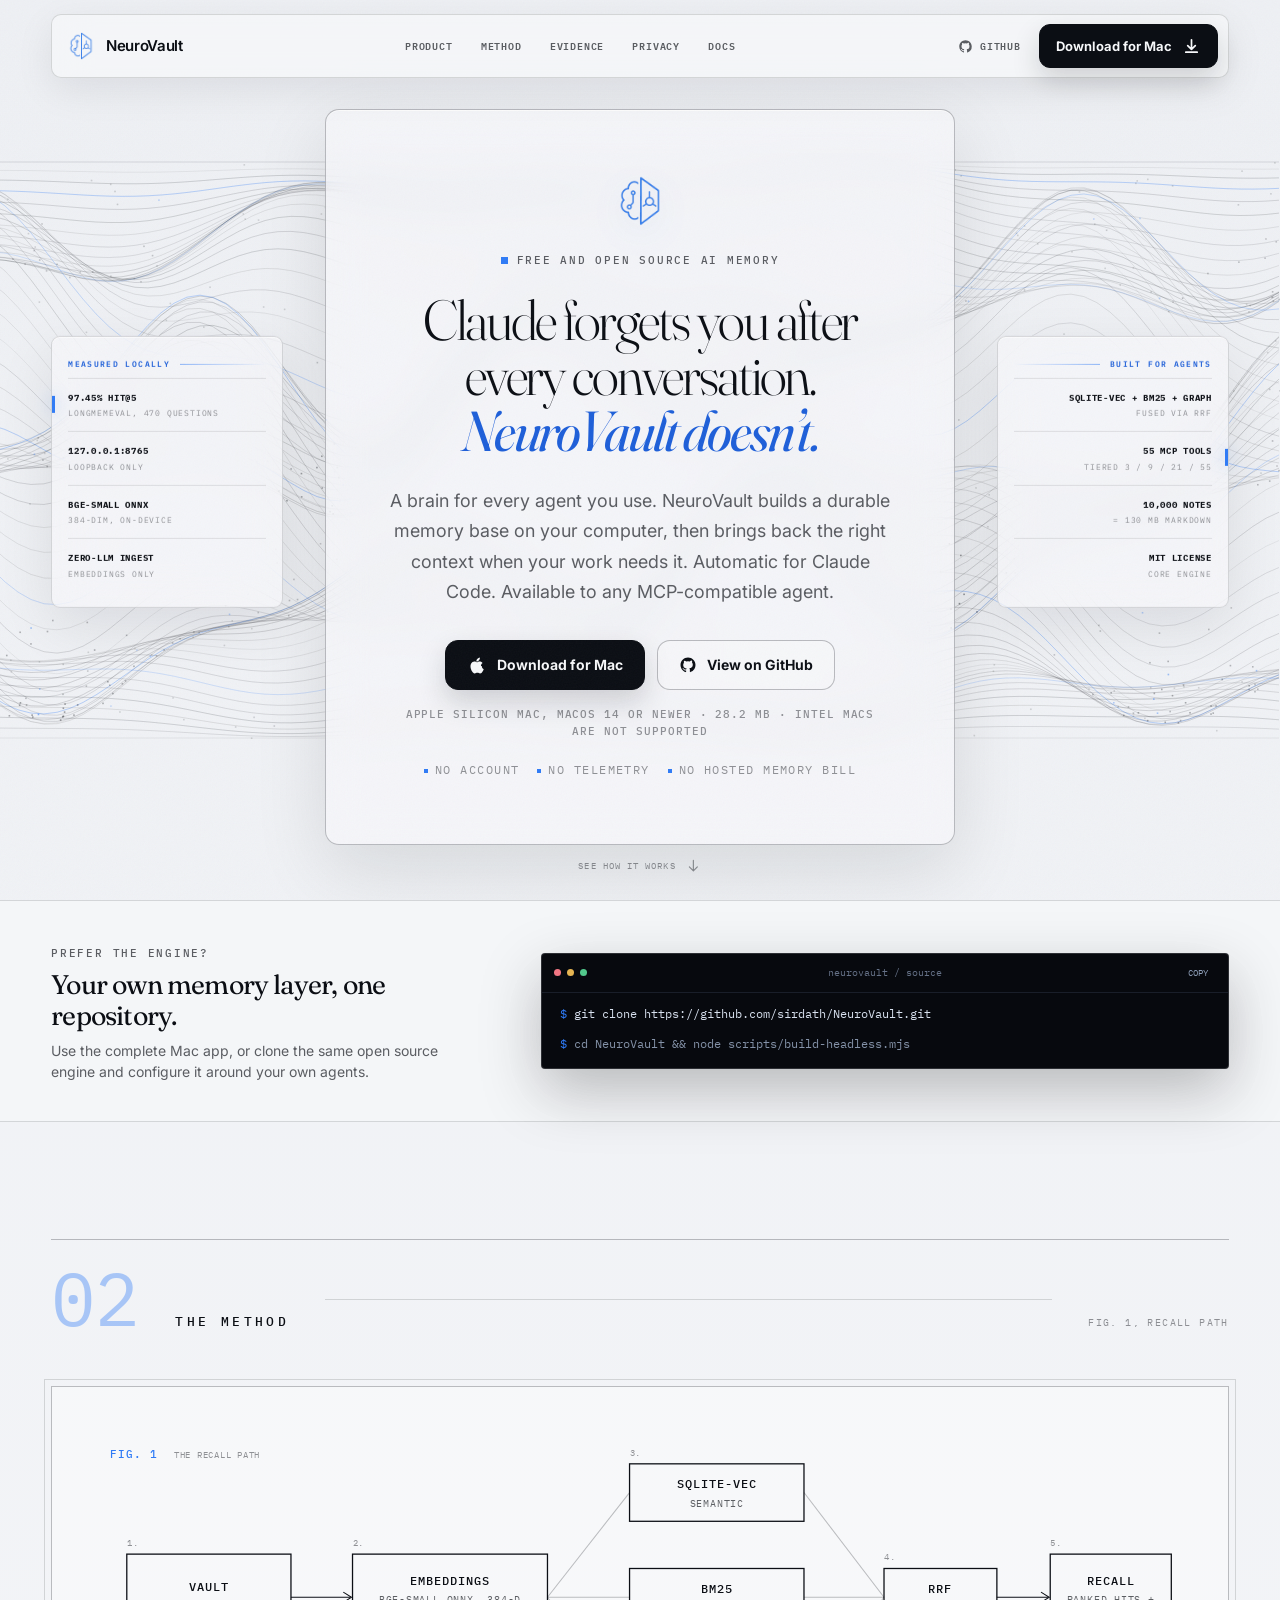
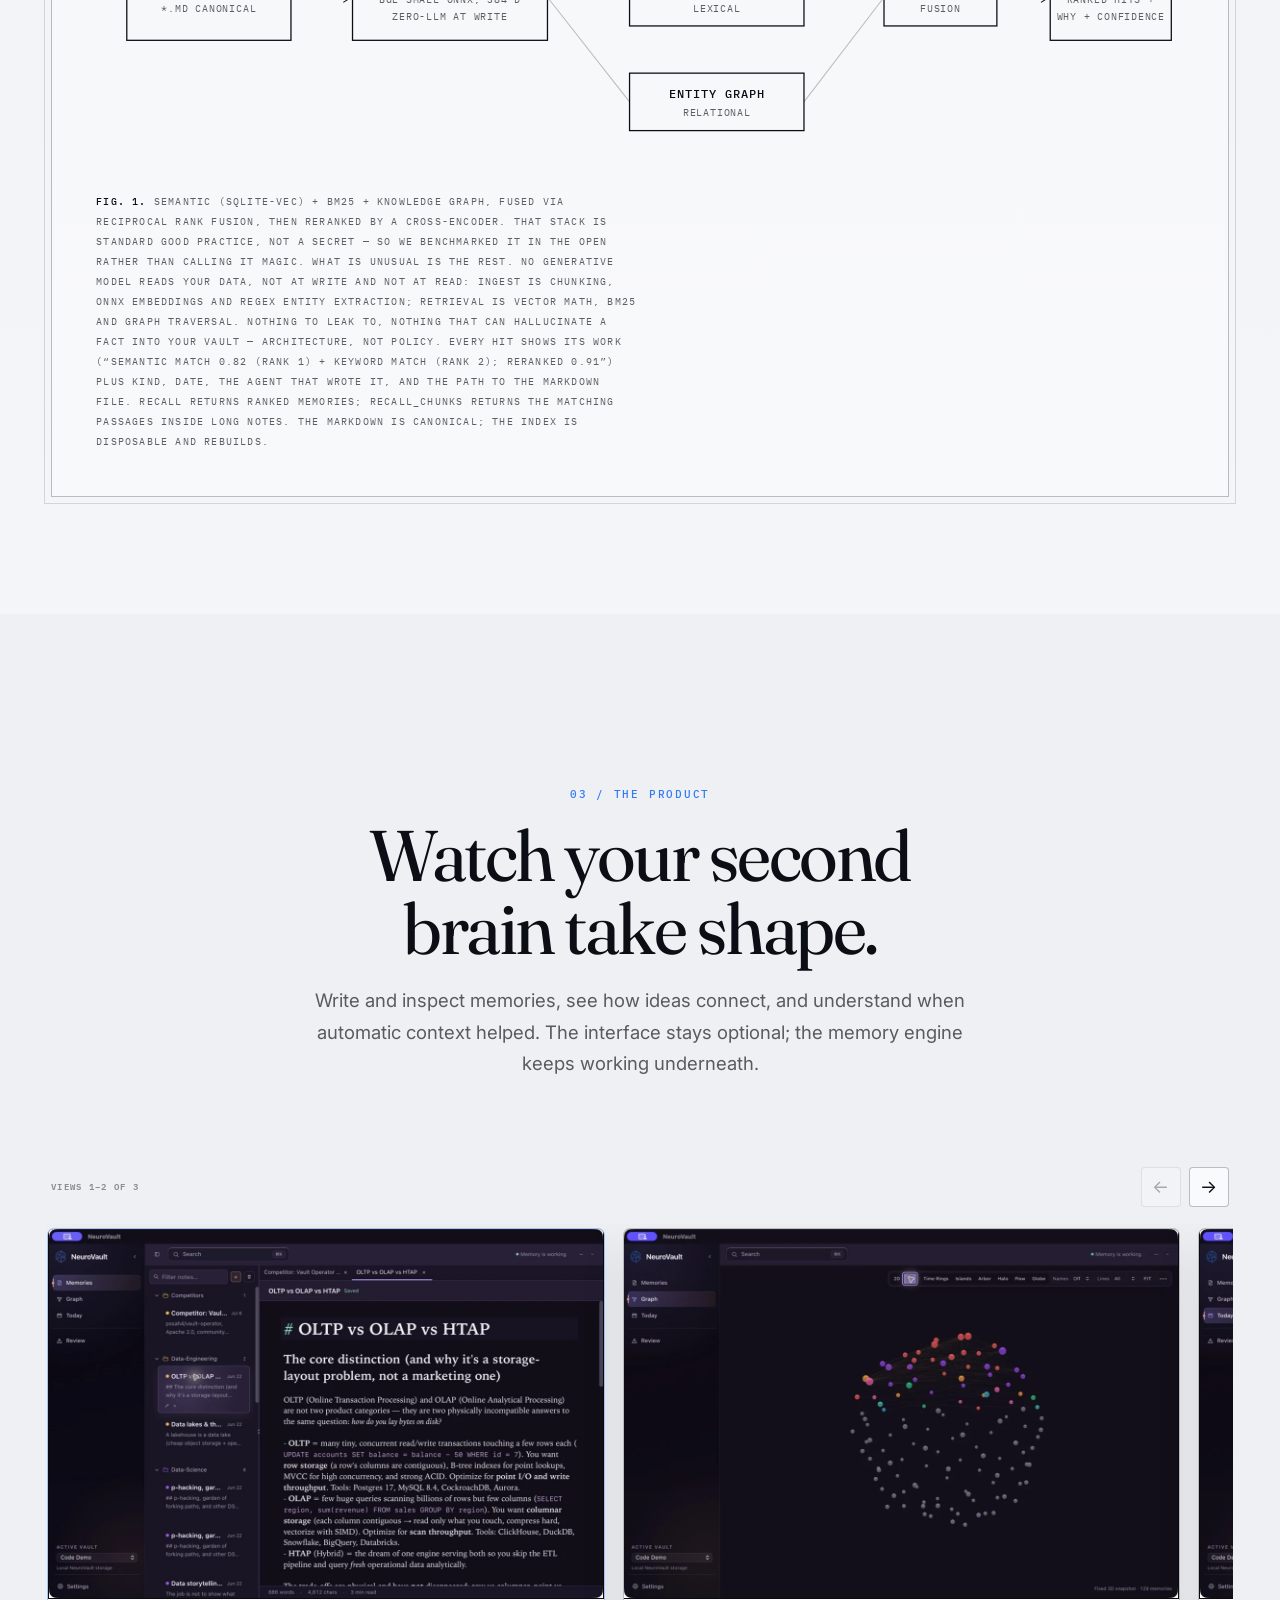
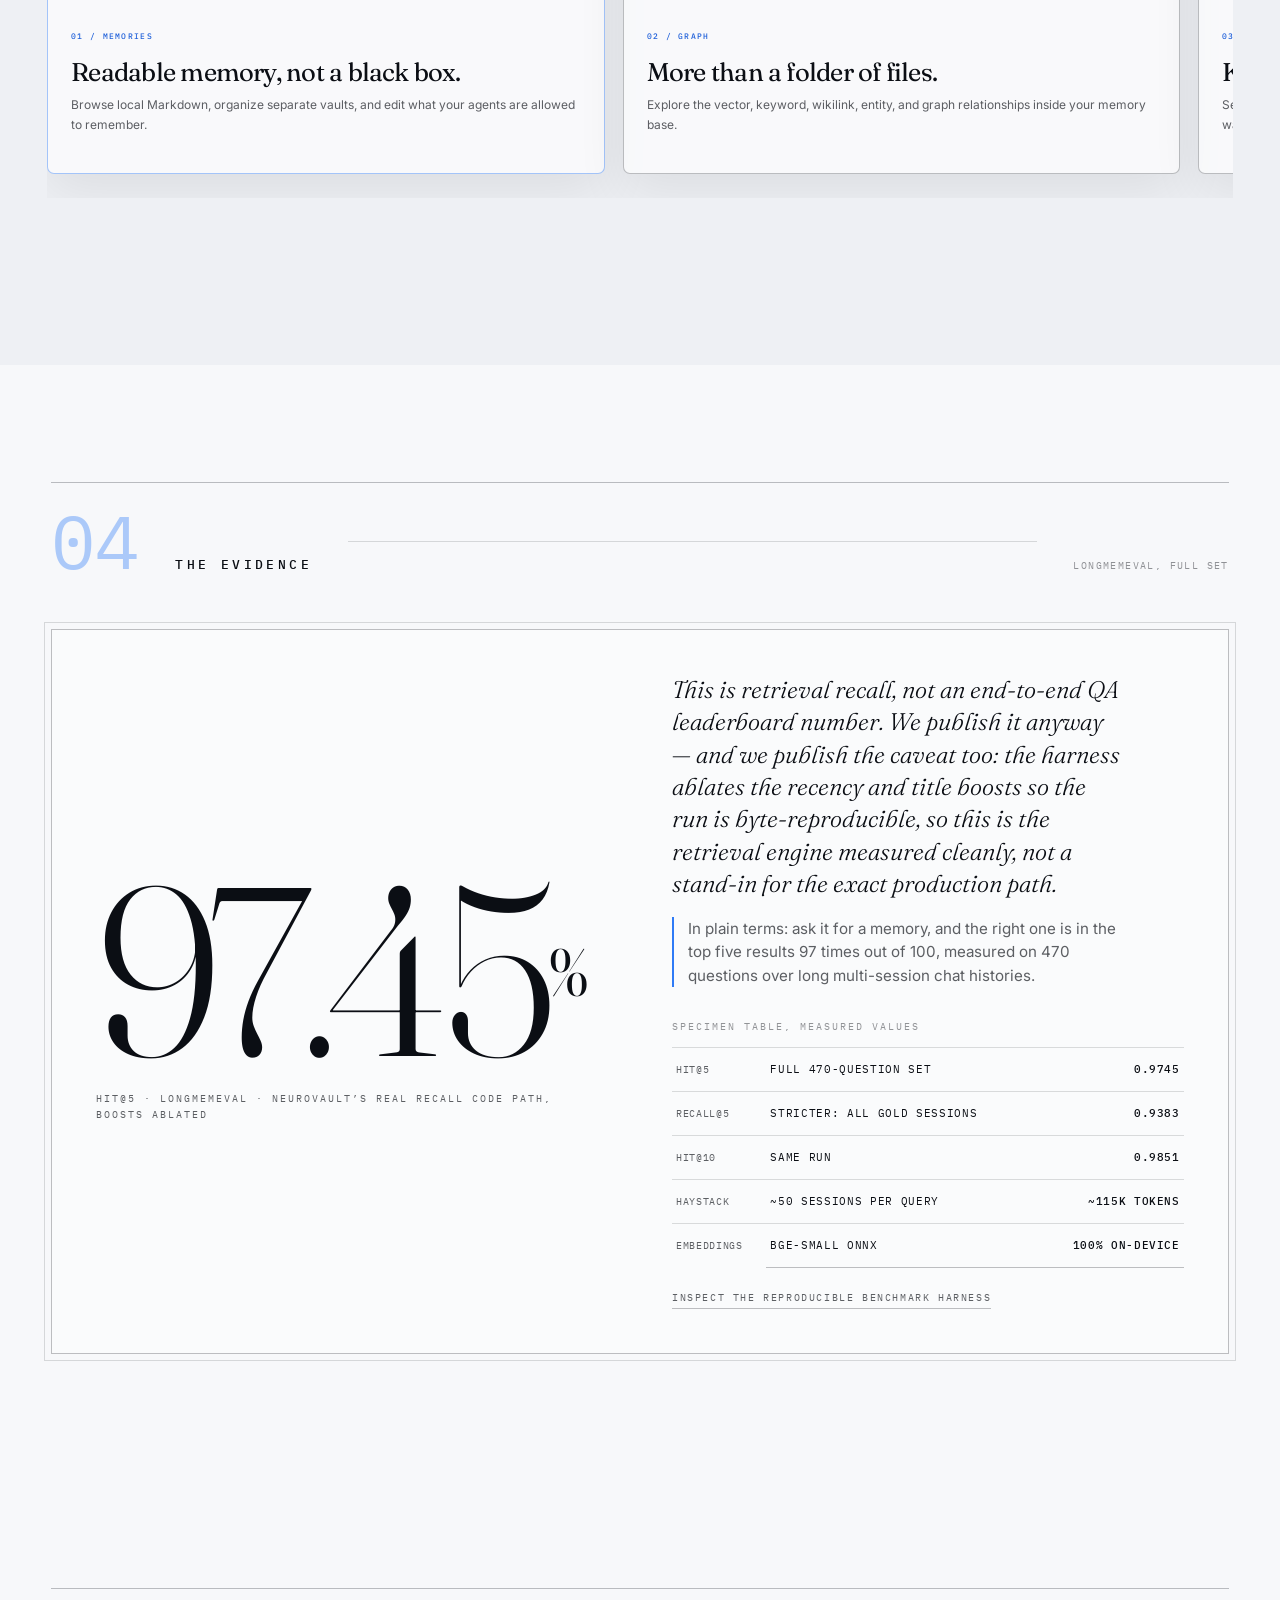
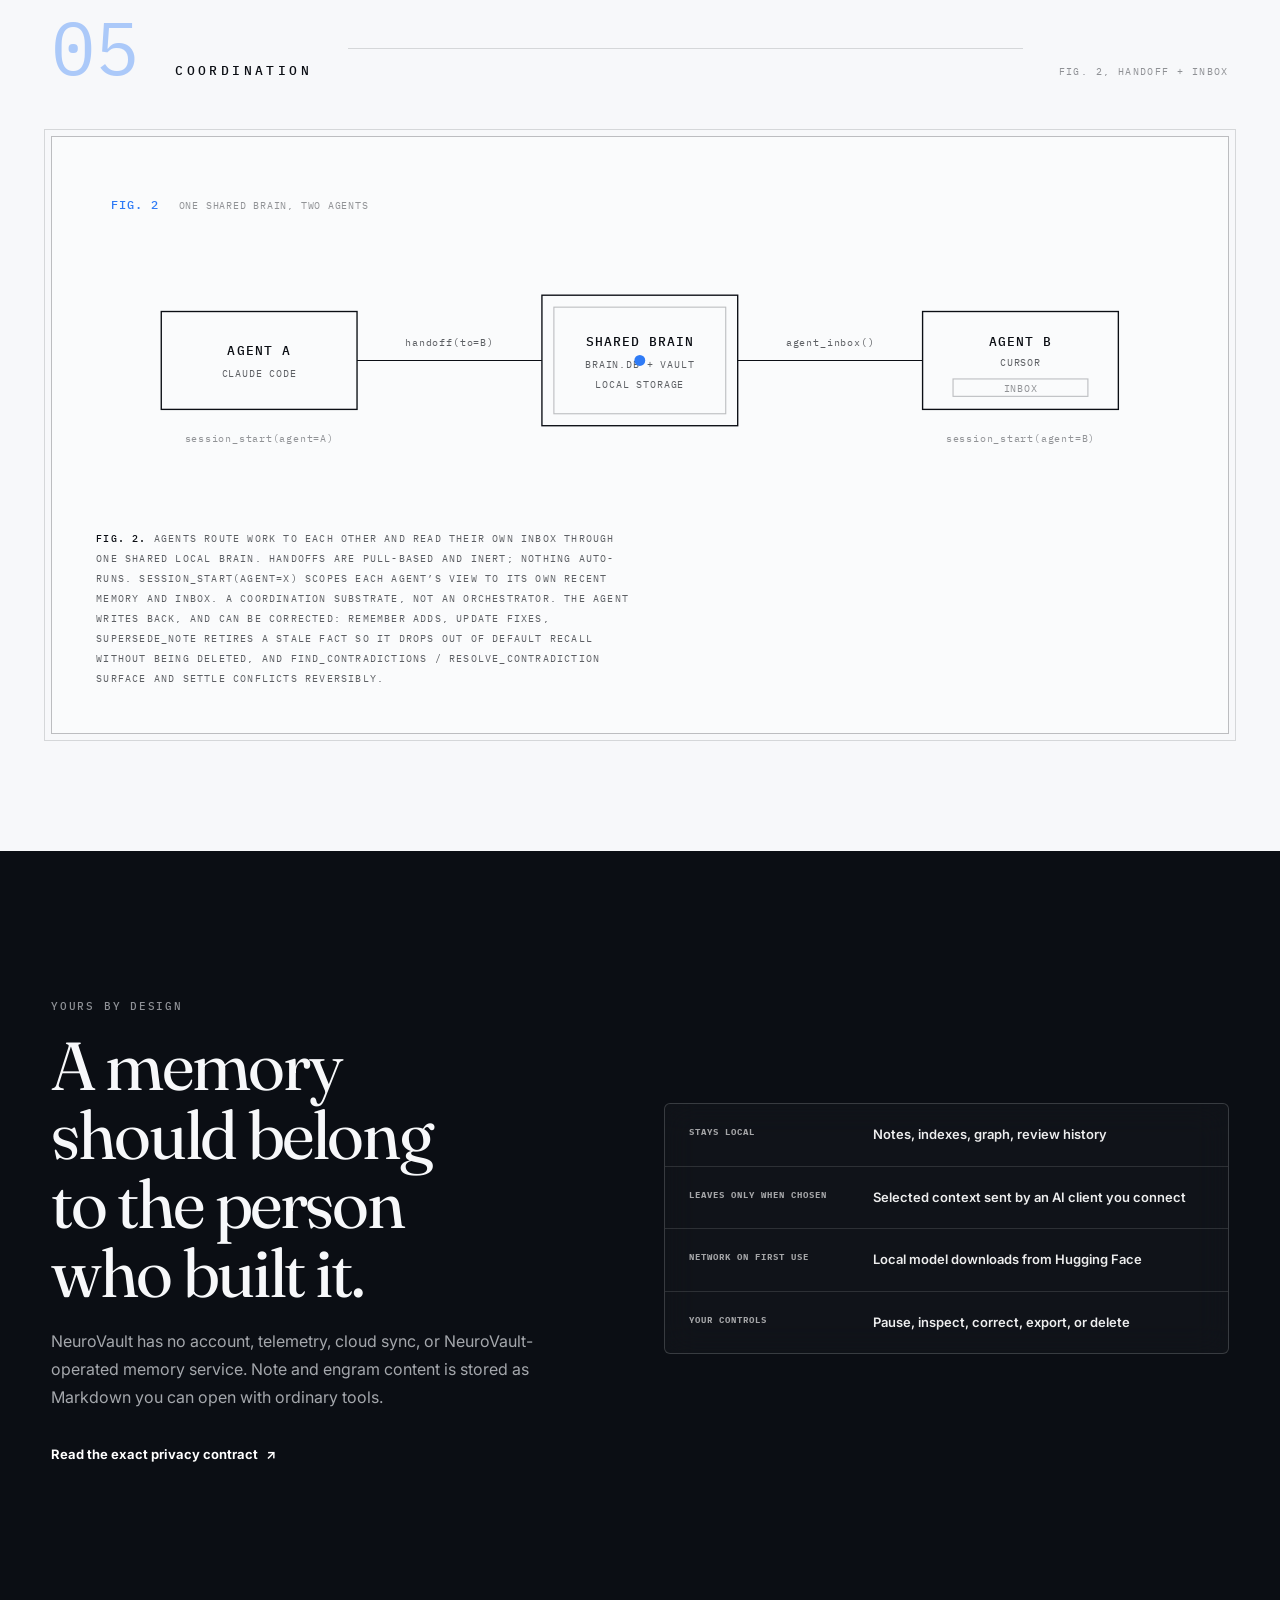
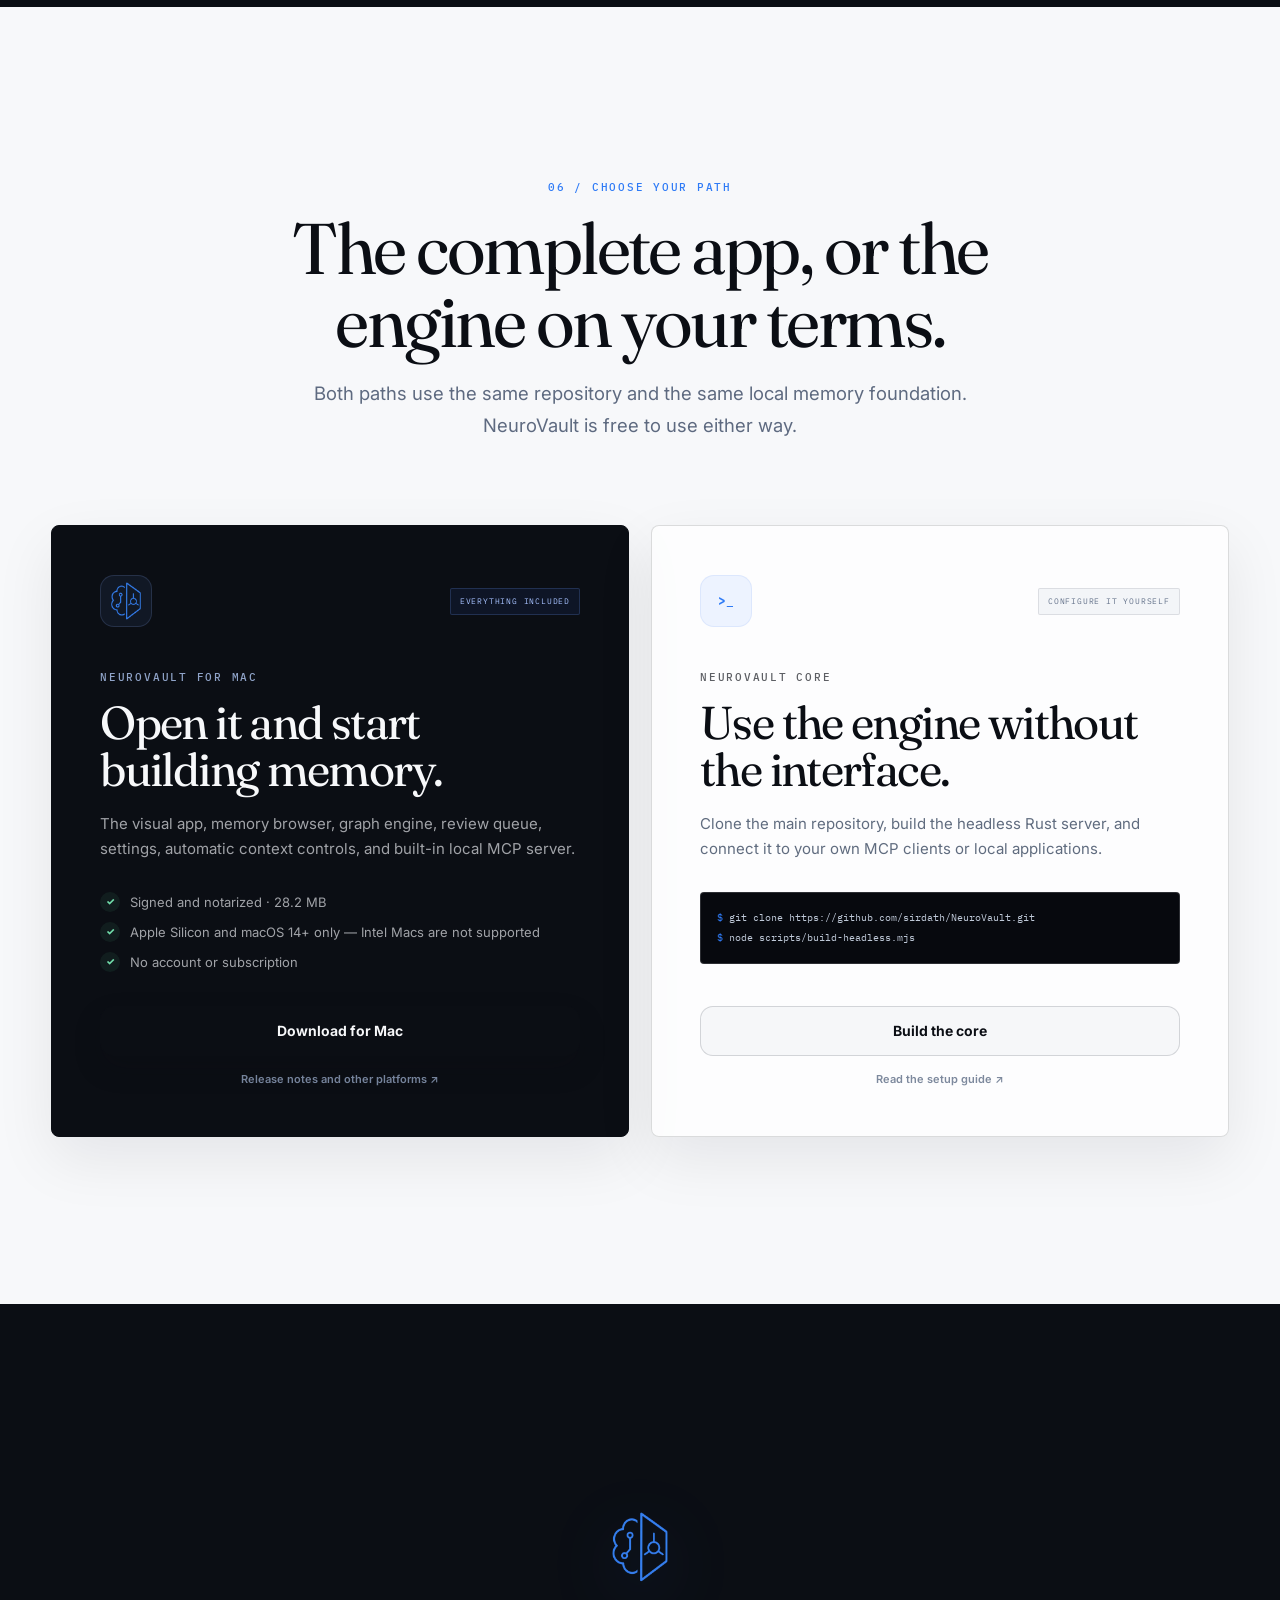
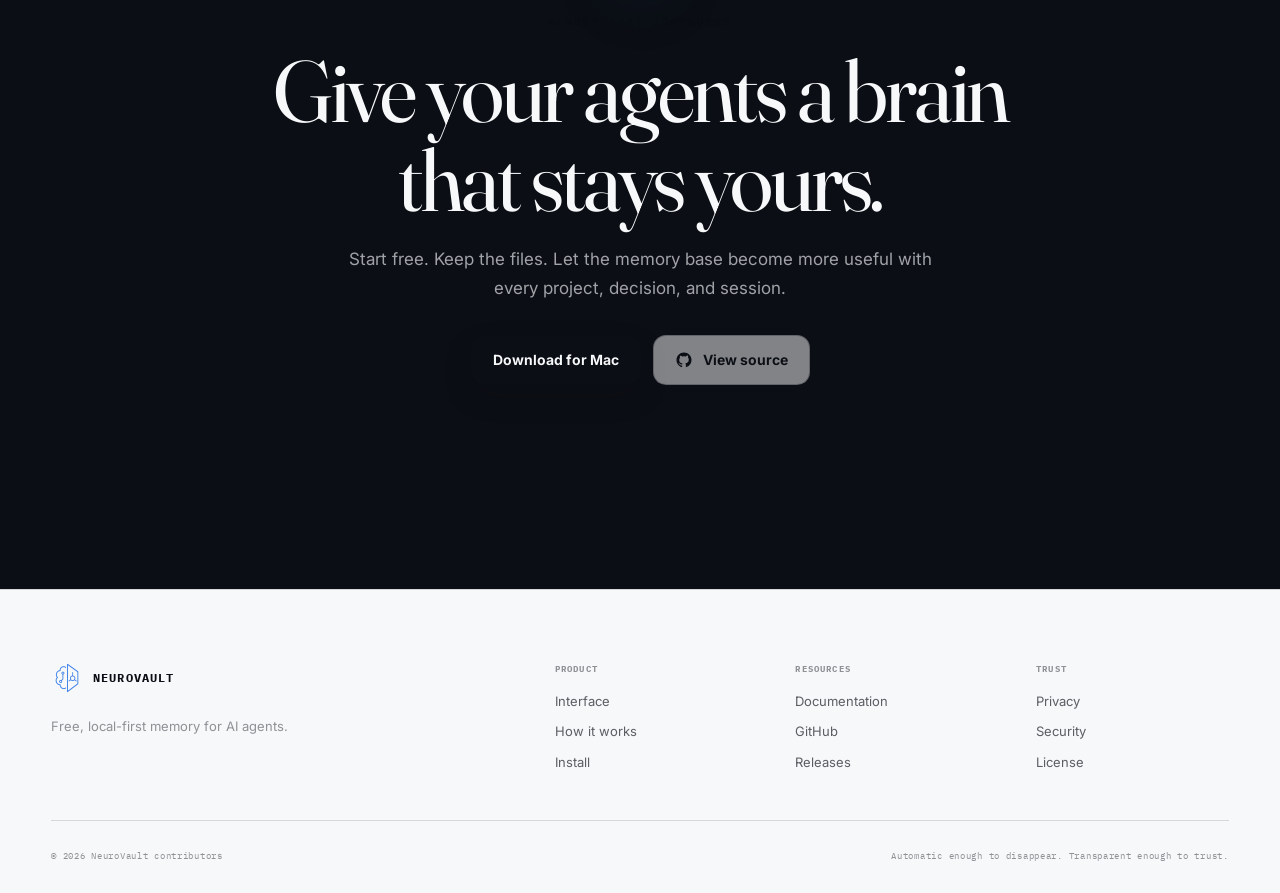
<file: index.html>
<!doctype html>
<html lang="en" class="no-js">
<head>
  <meta charset="utf-8">
  <meta name="viewport" content="width=device-width, initial-scale=1">
  <title>NeuroVault AI Memory | A local brain for your agents</title>
  <meta name="description" content="NeuroVault is a free, local-first knowledge and memory system for AI agents. Portable Markdown, hybrid retrieval, a real knowledge graph, and automatic context for supported agents.">
  <meta name="theme-color" content="#eef0f4">
  <meta name="color-scheme" content="light">
  <link rel="canonical" href="https://neurovault.dathproject.com/">
  <link rel="icon" href="assets/favicon.svg" type="image/svg+xml">
  <link rel="apple-touch-icon" href="assets/favicon.png">
  <link rel="preconnect" href="https://fonts.googleapis.com">
  <link rel="preconnect" href="https://fonts.gstatic.com" crossorigin>
  <link href="https://fonts.googleapis.com/css2?family=Fraunces:ital,opsz,wght@0,9..144,300;0,9..144,400;1,9..144,300;1,9..144,400&family=IBM+Plex+Mono:wght@400;500&family=Inter:wght@400;500;600&display=swap" rel="stylesheet">
  <meta property="og:type" content="website">
  <meta property="og:title" content="NeuroVault AI Memory | A local brain for your agents">
  <meta property="og:description" content="Portable Markdown becomes a local, graph-aware memory system your AI agents can actually retrieve and reuse.">
  <meta property="og:url" content="https://neurovault.dathproject.com/">
  <meta property="og:image" content="https://neurovault.dathproject.com/assets/product-graph-3d.webp">
  <meta name="twitter:card" content="summary_large_image">
  <link rel="stylesheet" href="styles.css">
  <script>document.documentElement.classList.replace('no-js', 'js');</script>
</head>
<body>
  <a class="skip-link" href="#main">Skip to content</a>

  <header class="site-header" data-header>
    <div class="nav-shell">
      <a class="brand" href="#top" aria-label="NeuroVault home">
        <span class="brand-mark" aria-hidden="true">
          <img src="assets/neurovault-mark.png" width="34" height="34" alt="">
        </span>
        <span>NeuroVault</span>
      </a>

      <button class="menu-button" type="button" aria-expanded="false" aria-controls="site-menu">
        <span class="sr-only">Open navigation</span>
        <span></span><span></span>
      </button>

      <nav class="site-menu" id="site-menu" aria-label="Primary navigation">
        <a href="#product">Product</a>
        <a href="#method">Method</a>
        <a href="#evidence">Evidence</a>
        <a href="#privacy">Privacy</a>
        <a href="docs/">Docs</a>
      </nav>

      <div class="nav-actions">
        <a class="nav-github" href="https://github.com/sirdath/NeuroVault">
          <svg class="github-icon" aria-hidden="true" viewBox="0 0 24 24"><path d="M12 2C6.48 2 2 6.48 2 12c0 4.42 2.87 8.17 6.84 9.49.5.09.68-.22.68-.48v-1.71c-2.78.6-3.37-1.18-3.37-1.18-.45-1.16-1.11-1.47-1.11-1.47-.91-.62.07-.61.07-.61 1 .07 1.53 1.03 1.53 1.03.9 1.53 2.34 1.09 2.91.83.09-.65.35-1.09.64-1.34-2.22-.25-4.55-1.11-4.55-4.94 0-1.09.39-1.98 1.03-2.68-.1-.25-.45-1.27.1-2.64 0 0 .84-.27 2.75 1.02A9.6 9.6 0 0 1 12 6.84a9.6 9.6 0 0 1 2.5.34c1.91-1.29 2.75-1.02 2.75-1.02.55 1.37.2 2.39.1 2.64.64.7 1.03 1.59 1.03 2.68 0 3.84-2.34 4.68-4.57 4.93.36.31.68.92.68 1.85v2.75c0 .27.18.58.69.48A10 10 0 0 0 22 12c0-5.52-4.48-10-10-10Z"/></svg>
          <span>GitHub</span>
        </a>
        <a class="button button-small button-light" data-mac-download href="https://github.com/sirdath/NeuroVault/releases/download/v0.6.2/NeuroVault_0.6.2_aarch64.dmg" aria-label="Download NeuroVault 0.6.2 for Apple silicon Mac as a DMG, 28.2 MB, requires Apple Silicon and macOS 14 or newer">
          <span class="download-label-full">Download for Mac</span>
          <span class="download-label-short" aria-hidden="true">Download</span>
          <svg aria-hidden="true" viewBox="0 0 20 20"><path d="M10 3v10m0 0 4-4m-4 4L6 9M4 16h12"/></svg>
        </a>
      </div>
    </div>
  </header>

  <main id="main">
    <section class="hero" id="top" aria-labelledby="hero-title">
      <canvas id="sculpture" class="hero-sculpture" aria-hidden="true"></canvas>

      <aside class="hero-orbit hero-orbit-left hero-spec-rail" aria-label="Measured local recall facts">
        <div class="hero-spec-heading">
          <span>Measured locally</span>
          <i aria-hidden="true"></i>
        </div>
        <dl class="hero-spec-list">
          <div class="hero-spec-row is-highlighted">
            <dt>97.45% HIT@5</dt>
            <dd>LongMemEval, 470 questions</dd>
          </div>
          <div class="hero-spec-row">
            <dt>127.0.0.1:8765</dt>
            <dd>Loopback only</dd>
          </div>
          <div class="hero-spec-row">
            <dt>BGE-SMALL ONNX</dt>
            <dd>384-dim, on-device</dd>
          </div>
          <div class="hero-spec-row">
            <dt>ZERO-LLM INGEST</dt>
            <dd>Embeddings only</dd>
          </div>
        </dl>
      </aside>

      <div class="hero-center">
        <div class="hero-panel">
          <img class="hero-emblem" src="assets/neurovault-mark.png" width="54" height="54" alt="">
          <div class="hero-kicker"><span></span> Free and open source AI memory</div>
          <h1 id="hero-title">Claude forgets you after every conversation.<br> <em>NeuroVault doesn&rsquo;t.</em></h1>
          <p class="hero-copy">A brain for every agent you use. NeuroVault builds a durable memory base on your computer, then brings back the right context when your work needs it. Automatic for Claude Code. Available to any MCP-compatible agent.</p>

          <div class="hero-actions">
            <a class="button button-primary" data-mac-download href="https://github.com/sirdath/NeuroVault/releases/download/v0.6.2/NeuroVault_0.6.2_aarch64.dmg" aria-label="Download NeuroVault 0.6.2 for Apple silicon Mac as a DMG, 28.2 MB, requires Apple Silicon and macOS 14 or newer">
              <svg aria-hidden="true" viewBox="0 0 24 24"><path d="M16.7 13.2c0-2.3 1.9-3.5 2-3.6-1.1-1.6-2.8-1.8-3.4-1.8-1.4-.2-2.8.9-3.5.9-.7 0-1.8-.9-3-.8-1.5 0-3 .9-3.8 2.3-1.7 2.9-.4 7.2 1.2 9.6.8 1.2 1.8 2.5 3.1 2.4 1.2-.1 1.7-.8 3.2-.8s1.9.8 3.2.8c1.3 0 2.2-1.2 3-2.4.9-1.4 1.3-2.7 1.4-2.8-.1 0-2.4-.9-2.4-3.8ZM14.4 6.3c.7-.9 1.2-2.1 1.1-3.3-1.1.1-2.4.8-3.2 1.7-.7.8-1.3 2-1.1 3.2 1.2.1 2.4-.6 3.2-1.6Z"/></svg>
              Download for Mac
            </a>
            <a class="button button-secondary" href="https://github.com/sirdath/NeuroVault">
              <svg class="github-icon" aria-hidden="true" viewBox="0 0 24 24"><path d="M12 2C6.48 2 2 6.48 2 12c0 4.42 2.87 8.17 6.84 9.49.5.09.68-.22.68-.48v-1.71c-2.78.6-3.37-1.18-3.37-1.18-.45-1.16-1.11-1.47-1.11-1.47-.91-.62.07-.61.07-.61 1 .07 1.53 1.03 1.53 1.03.9 1.53 2.34 1.09 2.91.83.09-.65.35-1.09.64-1.34-2.22-.25-4.55-1.11-4.55-4.94 0-1.09.39-1.98 1.03-2.68-.1-.25-.45-1.27.1-2.64 0 0 .84-.27 2.75 1.02A9.6 9.6 0 0 1 12 6.84a9.6 9.6 0 0 1 2.5.34c1.91-1.29 2.75-1.02 2.75-1.02.55 1.37.2 2.39.1 2.64.64.7 1.03 1.59 1.03 2.68 0 3.84-2.34 4.68-4.57 4.93.36.31.68.92.68 1.85v2.75c0 .27.18.58.69.48A10 10 0 0 0 22 12c0-5.52-4.48-10-10-10Z"/></svg>
              View on GitHub
            </a>
          </div>

          <p class="hero-req">Apple Silicon Mac, macOS 14 or newer &middot; 28.2 MB &middot; Intel Macs are not supported</p>

          <div class="hero-trust" aria-label="Product assurances">
            <span><i></i>No account</span>
            <span><i></i>No telemetry</span>
            <span><i></i>No hosted memory bill</span>
          </div>
        </div>
      </div>

      <aside class="hero-orbit hero-orbit-right hero-spec-rail" aria-label="NeuroVault engine facts">
        <div class="hero-spec-heading">
          <span>Built for agents</span>
          <i aria-hidden="true"></i>
        </div>
        <dl class="hero-spec-list">
          <div class="hero-spec-row">
            <dt>SQLITE-VEC + BM25 + GRAPH</dt>
            <dd>Fused via RRF</dd>
          </div>
          <div class="hero-spec-row is-highlighted">
            <dt>55 MCP TOOLS</dt>
            <dd>Tiered 3 / 9 / 21 / 55</dd>
          </div>
          <div class="hero-spec-row">
            <dt>10,000 NOTES</dt>
            <dd>= 130 MB Markdown</dd>
          </div>
          <div class="hero-spec-row">
            <dt>MIT LICENSE</dt>
            <dd>Core engine</dd>
          </div>
        </dl>
      </aside>

      <a class="hero-scroll" href="#quickstart" aria-label="Continue to quick start">
        <span>See how it works</span>
        <svg aria-hidden="true" viewBox="0 0 20 20"><path d="M10 3v13m0 0 5-5m-5 5-5-5"/></svg>
      </a>
    </section>

    <section class="quickstart" id="quickstart" aria-labelledby="quickstart-title">
      <div class="section-shell quickstart-shell">
        <div class="quickstart-copy">
          <span class="eyebrow">Prefer the engine?</span>
          <h2 id="quickstart-title">Your own memory layer, one repository.</h2>
          <p>Use the complete Mac app, or clone the same open source engine and configure it around your own agents.</p>
        </div>
        <div class="terminal" aria-label="Clone NeuroVault from GitHub">
          <div class="terminal-bar">
            <span class="terminal-dots" aria-hidden="true"><i></i><i></i><i></i></span>
            <span>neurovault / source</span>
            <button class="copy-button" type="button" data-copy="git clone https://github.com/sirdath/NeuroVault.git" aria-label="Copy git clone command">Copy</button>
          </div>
          <code><span class="prompt">$</span> git clone https://github.com/sirdath/NeuroVault.git</code>
          <code><span class="prompt">$</span> cd NeuroVault &amp;&amp; node scripts/build-headless.mjs</code>
        </div>
      </div>
    </section>

    <section class="ch-sec archive-section" id="method" aria-labelledby="h-method">
      <div class="wrap">
        <header class="ch-head">
          <span class="ch-num" aria-hidden="true">02</span>
          <h2 id="h-method">The Method</h2>
          <span class="ch-rule" aria-hidden="true"></span>
          <span class="ch-tag">FIG. 1, RECALL PATH</span>
        </header>

        <div class="plate">
          <div class="plate-scroll" tabindex="0" role="group" aria-label="Figure 1, technical drawing of the recall pipeline. Markdown vault feeds on-device embeddings, then three parallel indexes, sqlite-vec, BM25 and an entity graph, fused with reciprocal rank fusion into recall.">
            <svg id="figMethod" viewBox="0 0 1060 330" aria-hidden="true">
              <text class="t0" x="14" y="26">FIG. 1</text>
              <text class="tf" x="76" y="26">THE RECALL PATH</text>

              <text class="tf" x="30" y="112">1.</text>
              <rect class="bx" x="30" y="120" width="160" height="84"/>
              <text class="t1" x="110" y="156" text-anchor="middle">VAULT</text>
              <text class="t2" x="110" y="176" text-anchor="middle">*.MD CANONICAL</text>

              <line class="lnk" x1="190" y1="162" x2="248" y2="162"/>
              <path class="lnk" d="M241,157 L249,162 L241,167"/>

              <text class="tf" x="250" y="112">2.</text>
              <rect class="bx" x="250" y="120" width="190" height="84"/>
              <text class="t1" x="345" y="150" text-anchor="middle">EMBEDDINGS</text>
              <text class="t2" x="345" y="168" text-anchor="middle">BGE-SMALL ONNX, 384-D</text>
              <text class="t2" x="345" y="184" text-anchor="middle">ZERO-LLM AT WRITE</text>

              <line class="ln" x1="440" y1="162" x2="520" y2="60"/>
              <line class="ln" x1="440" y1="162" x2="520" y2="162"/>
              <line class="ln" x1="440" y1="162" x2="520" y2="264"/>

              <text class="tf" x="520" y="24">3.</text>
              <rect class="bx" x="520" y="32" width="170" height="56"/>
              <text class="t1" x="605" y="56" text-anchor="middle">SQLITE-VEC</text>
              <text class="t2" x="605" y="74" text-anchor="middle">SEMANTIC</text>

              <rect class="bx" x="520" y="134" width="170" height="56"/>
              <text class="t1" x="605" y="158" text-anchor="middle">BM25</text>
              <text class="t2" x="605" y="176" text-anchor="middle">LEXICAL</text>

              <rect class="bx" x="520" y="236" width="170" height="56"/>
              <text class="t1" x="605" y="260" text-anchor="middle">ENTITY GRAPH</text>
              <text class="t2" x="605" y="278" text-anchor="middle">RELATIONAL</text>

              <line class="ln" x1="690" y1="60" x2="768" y2="162"/>
              <line class="ln" x1="690" y1="162" x2="768" y2="162"/>
              <line class="ln" x1="690" y1="264" x2="768" y2="162"/>

              <text class="tf" x="768" y="126">4.</text>
              <rect class="bx" x="768" y="134" width="110" height="56"/>
              <text class="t1" x="823" y="158" text-anchor="middle">RRF</text>
              <text class="t2" x="823" y="176" text-anchor="middle">FUSION</text>

              <line class="lnk" x1="878" y1="162" x2="928" y2="162"/>
              <path class="lnk" d="M921,157 L929,162 L921,167"/>

              <text class="tf" x="930" y="112">5.</text>
              <rect class="bx" x="930" y="120" width="118" height="84"/>
              <text class="t1" x="989" y="150" text-anchor="middle">RECALL</text>
              <text class="t2" x="989" y="168" text-anchor="middle">RANKED HITS +</text>
              <text class="t2" x="989" y="184" text-anchor="middle">WHY + CONFIDENCE</text>
            </svg>
          </div>
          <p class="plate-cap">
            <b>FIG. 1.</b> SEMANTIC (SQLITE-VEC) + BM25 + KNOWLEDGE GRAPH, FUSED VIA RECIPROCAL RANK FUSION, THEN RERANKED BY A CROSS-ENCODER. THAT STACK IS STANDARD GOOD PRACTICE, NOT A SECRET &mdash; SO WE BENCHMARKED IT IN THE OPEN RATHER THAN CALLING IT MAGIC. WHAT IS UNUSUAL IS THE REST. NO GENERATIVE MODEL READS YOUR DATA, NOT AT WRITE AND NOT AT READ: INGEST IS CHUNKING, ONNX EMBEDDINGS AND REGEX ENTITY EXTRACTION; RETRIEVAL IS VECTOR MATH, BM25 AND GRAPH TRAVERSAL. NOTHING TO LEAK TO, NOTHING THAT CAN HALLUCINATE A FACT INTO YOUR VAULT &mdash; ARCHITECTURE, NOT POLICY. EVERY HIT SHOWS ITS WORK (&ldquo;SEMANTIC MATCH 0.82 (RANK 1) + KEYWORD MATCH (RANK 2); RERANKED 0.91&rdquo;) PLUS KIND, DATE, THE AGENT THAT WROTE IT, AND THE PATH TO THE MARKDOWN FILE. RECALL RETURNS RANKED MEMORIES; RECALL_CHUNKS RETURNS THE MATCHING PASSAGES INSIDE LONG NOTES. THE MARKDOWN IS CANONICAL; THE INDEX IS DISPOSABLE AND REBUILDS.
          </p>
        </div>
      </div>
    </section>

    <section class="product" id="product" aria-labelledby="product-title">
      <div class="section-shell">
        <header class="section-heading">
          <span class="eyebrow eyebrow-blue">03 / The product</span>
          <h2 id="product-title">Watch your second brain take shape.</h2>
          <p>Write and inspect memories, see how ideas connect, and understand when automatic context helped. The interface stays optional; the memory engine keeps working underneath.</p>
        </header>

        <div class="product-carousel" data-product-carousel role="region" aria-roledescription="carousel" aria-label="NeuroVault product views">
          <div class="product-carousel-head">
            <p class="product-carousel-status" data-carousel-status aria-live="polite">Views 1–2 of 3</p>
            <div class="product-carousel-controls" aria-label="Product view controls">
              <button type="button" data-carousel-prev aria-label="Show previous product view" disabled><span aria-hidden="true">←</span></button>
              <button type="button" data-carousel-next aria-label="Show next product view"><span aria-hidden="true">→</span></button>
            </div>
          </div>

          <div class="product-carousel-viewport" data-carousel-viewport tabindex="0">
            <div class="product-carousel-track">
              <article class="product-carousel-card" data-carousel-slide aria-label="1 of 3: Memories" aria-current="true">
                <div class="product-carousel-image">
                  <img src="assets/product-editor.webp" alt="NeuroVault Memories view with a vault sidebar, note browser, and Markdown editor" width="1152" height="768" decoding="async">
                </div>
                <div class="product-carousel-copy">
                  <span class="eyebrow">01 / Memories</span>
                  <h3>Readable memory, not a black box.</h3>
                  <p>Browse local Markdown, organize separate vaults, and edit what your agents are allowed to remember.</p>
                </div>
              </article>

              <article class="product-carousel-card" data-carousel-slide aria-label="2 of 3: Graph">
                <div class="product-carousel-image">
                  <img src="assets/product-graph-3d.webp" alt="NeuroVault Graph view displaying a three-dimensional snapshot of connected memories" width="1152" height="768" loading="lazy" decoding="async">
                </div>
                <div class="product-carousel-copy">
                  <span class="eyebrow">02 / Graph</span>
                  <h3>More than a folder of files.</h3>
                  <p>Explore the vector, keyword, wikilink, entity, and graph relationships inside your memory base.</p>
                </div>
              </article>

              <article class="product-carousel-card" data-carousel-slide aria-label="3 of 3: Today">
                <div class="product-carousel-image">
                  <img src="assets/product-today.webp" alt="NeuroVault Today dashboard summarizing the active vault, automatic context, and review status" width="1152" height="768" loading="lazy" decoding="async">
                </div>
                <div class="product-carousel-copy">
                  <span class="eyebrow">03 / Today</span>
                  <h3>Know when memory helped.</h3>
                  <p>See automatic context activity, recent memory changes, the active vault, and anything waiting for review.</p>
                </div>
              </article>
            </div>
          </div>
        </div>
      </div>
    </section>

    <section class="ch-sec archive-section" id="evidence" aria-labelledby="h-evidence">
      <div class="wrap">
        <header class="ch-head">
          <span class="ch-num" aria-hidden="true">04</span>
          <h2 id="h-evidence">The Evidence</h2>
          <span class="ch-rule" aria-hidden="true"></span>
          <span class="ch-tag">LONGMEMEVAL, FULL SET</span>
        </header>

        <div class="plate">
          <div class="evid">
            <div>
              <p class="bignum">97.45<sup>%</sup></p>
              <p class="bignum-l">HIT@5 &middot; LONGMEMEVAL &middot; NEUROVAULT&rsquo;S REAL RECALL CODE PATH, BOOSTS ABLATED</p>
            </div>
            <div>
              <p class="honest">This is retrieval recall, not an end-to-end QA leaderboard number. We publish it anyway &mdash; and we publish the caveat too: the harness ablates the recency and title boosts so the run is byte-reproducible, so this is the retrieval engine measured cleanly, not a stand-in for the exact production path.</p>
              <p class="plain">In plain terms: ask it for a memory, and the right one is in the top five results 97 times out of 100, measured on 470 questions over long multi-session chat histories.</p>
              <table class="stbl">
                <caption>SPECIMEN TABLE, MEASURED VALUES</caption>
                <tbody>
                  <tr><th scope="row">HIT@5</th><td>FULL 470-QUESTION SET</td><td class="em">0.9745</td></tr>
                  <tr><th scope="row">RECALL@5</th><td>STRICTER: ALL GOLD SESSIONS</td><td class="em">0.9383</td></tr>
                  <tr><th scope="row">HIT@10</th><td>SAME RUN</td><td class="em">0.9851</td></tr>
                  <tr><th scope="row">HAYSTACK</th><td>~50 SESSIONS PER QUERY</td><td class="em">~115K TOKENS</td></tr>
                  <tr><th scope="row">EMBEDDINGS</th><td>BGE-SMALL ONNX</td><td class="em">100% ON-DEVICE</td></tr>
                </tbody>
              </table>
              <a class="bench-link" href="https://github.com/sirdath/NeuroVault/tree/main/docs/benchmarks">INSPECT THE REPRODUCIBLE BENCHMARK HARNESS</a>
            </div>
          </div>
        </div>
      </div>
    </section>

    <section class="ch-sec archive-section" id="coordination" aria-labelledby="h-coord">
      <div class="wrap">
        <header class="ch-head">
          <span class="ch-num" aria-hidden="true">05</span>
          <h2 id="h-coord">Coordination</h2>
          <span class="ch-rule" aria-hidden="true"></span>
          <span class="ch-tag">FIG. 2, HANDOFF + INBOX</span>
        </header>

        <div class="plate">
          <div class="plate-scroll" tabindex="0" role="group" aria-label="Figure 2, diagram of multi-agent coordination. Agent A routes a handoff through one shared local brain; Agent B reads it from its own inbox.">
            <svg id="figCoord" viewBox="0 0 1000 300" aria-hidden="true">
              <text class="t0" x="14" y="26">FIG. 2</text>
              <text class="tf" x="76" y="26">ONE SHARED BRAIN, TWO AGENTS</text>

              <rect class="bx" x="60" y="120" width="180" height="90"/>
              <text class="t1" x="150" y="160" text-anchor="middle">AGENT A</text>
              <text class="t2" x="150" y="180" text-anchor="middle">CLAUDE CODE</text>

              <rect class="bx" x="410" y="105" width="180" height="120"/>
              <rect class="ln" x="421" y="116" width="158" height="98"/>
              <text class="t1" x="500" y="152" text-anchor="middle">SHARED BRAIN</text>
              <text class="t2" x="500" y="172" text-anchor="middle">BRAIN.DB + VAULT</text>
              <text class="t2" x="500" y="190" text-anchor="middle">LOCAL STORAGE</text>

              <rect class="bx" x="760" y="120" width="180" height="90"/>
              <text class="t1" x="850" y="152" text-anchor="middle">AGENT B</text>
              <text class="t2" x="850" y="170" text-anchor="middle">CURSOR</text>
              <rect class="ln" x="788" y="182" width="124" height="16"/>
              <text class="tf" x="850" y="194" text-anchor="middle">INBOX</text>

              <line class="lnk" x1="240" y1="165" x2="410" y2="165"/>
              <text class="t2" x="325" y="152" text-anchor="middle">handoff(to=B)</text>
              <line class="lnk" x1="590" y1="165" x2="760" y2="165"/>
              <text class="t2" x="675" y="152" text-anchor="middle">agent_inbox()</text>

              <circle id="pkt" cx="500" cy="165" r="5" fill="#2F7BF6"/>

              <text class="tf" x="150" y="240" text-anchor="middle">session_start(agent=A)</text>
              <text class="tf" x="850" y="240" text-anchor="middle">session_start(agent=B)</text>
            </svg>
          </div>
          <p class="plate-cap">
            <b>FIG. 2.</b> AGENTS ROUTE WORK TO EACH OTHER AND READ THEIR OWN INBOX THROUGH ONE SHARED LOCAL BRAIN. HANDOFFS ARE PULL-BASED AND INERT; NOTHING AUTO-RUNS. SESSION_START(AGENT=X) SCOPES EACH AGENT&rsquo;S VIEW TO ITS OWN RECENT MEMORY AND INBOX. A COORDINATION SUBSTRATE, NOT AN ORCHESTRATOR. THE AGENT WRITES BACK, AND CAN BE CORRECTED: REMEMBER ADDS, UPDATE FIXES, SUPERSEDE_NOTE RETIRES A STALE FACT SO IT DROPS OUT OF DEFAULT RECALL WITHOUT BEING DELETED, AND FIND_CONTRADICTIONS / RESOLVE_CONTRADICTION SURFACE AND SETTLE CONFLICTS REVERSIBLY.
          </p>
        </div>
      </div>
    </section>

    <section class="privacy" id="privacy" aria-labelledby="privacy-title">
      <div class="section-shell privacy-shell">
        <div class="privacy-copy">
          <span class="eyebrow">Yours by design</span>
          <h2 id="privacy-title">A memory should belong to the person who built it.</h2>
          <p>NeuroVault has no account, telemetry, cloud sync, or NeuroVault-operated memory service. Note and engram content is stored as Markdown you can open with ordinary tools.</p>
          <a class="text-link text-link-light" href="https://github.com/sirdath/NeuroVault/blob/main/PRIVACY.md">Read the exact privacy contract <span>↗</span></a>
        </div>
        <div class="privacy-ledger">
          <div class="ledger-row">
            <span>Stays local</span>
            <strong>Notes, indexes, graph, review history</strong>
          </div>
          <div class="ledger-row">
            <span>Leaves only when chosen</span>
            <strong>Selected context sent by an AI client you connect</strong>
          </div>
          <div class="ledger-row">
            <span>Network on first use</span>
            <strong>Local model downloads from Hugging Face</strong>
          </div>
          <div class="ledger-row">
            <span>Your controls</span>
            <strong>Pause, inspect, correct, export, or delete</strong>
          </div>
        </div>
      </div>
    </section>

    <section class="install" id="install" aria-labelledby="install-title">
      <div class="section-shell">
        <header class="section-heading section-heading-centered">
          <span class="eyebrow eyebrow-blue">06 / Choose your path</span>
          <h2 id="install-title">The complete app, or the engine on your terms.</h2>
          <p>Both paths use the same repository and the same local memory foundation. NeuroVault is free to use either way.</p>
        </header>

        <div class="install-options">
          <article class="install-card install-card-app">
            <div class="install-card-top">
              <span class="install-icon" aria-hidden="true"><img src="assets/neurovault-mark.png" alt="" width="48" height="48"></span>
              <span class="recommended">Everything included</span>
            </div>
            <span class="eyebrow">NeuroVault for Mac</span>
            <h3>Open it and start building memory.</h3>
            <p>The visual app, memory browser, graph engine, review queue, settings, automatic context controls, and built-in local MCP server.</p>
            <ul>
              <li>Signed and notarized &middot; 28.2 MB</li>
              <li>Apple Silicon and macOS 14+ only &mdash; Intel Macs are not supported</li>
              <li>No account or subscription</li>
            </ul>
            <a class="button button-primary button-wide" data-mac-download href="https://github.com/sirdath/NeuroVault/releases/download/v0.6.2/NeuroVault_0.6.2_aarch64.dmg" aria-label="Download NeuroVault 0.6.2 for Apple silicon Mac as a DMG, 28.2 MB, requires Apple Silicon and macOS 14 or newer">Download for Mac</a>
            <a class="card-foot-link" href="https://github.com/sirdath/NeuroVault/releases">Release notes and other platforms ↗</a>
          </article>

          <article class="install-card install-card-core">
            <div class="install-card-top">
              <span class="install-icon install-icon-code" aria-hidden="true">&gt;_</span>
              <span class="recommended recommended-muted">Configure it yourself</span>
            </div>
            <span class="eyebrow">NeuroVault core</span>
            <h3>Use the engine without the interface.</h3>
            <p>Clone the main repository, build the headless Rust server, and connect it to your own MCP clients or local applications.</p>
            <div class="mini-terminal">
              <code><span>$</span> git clone https://github.com/sirdath/NeuroVault.git</code>
              <code><span>$</span> node scripts/build-headless.mjs</code>
            </div>
            <a class="button button-secondary button-wide" href="https://github.com/sirdath/NeuroVault#headless-mcp-no-app">Build the core</a>
            <a class="card-foot-link" href="docs/#quickstart">Read the setup guide ↗</a>
          </article>
        </div>
      </div>
    </section>

    <section class="final-cta" aria-labelledby="final-title">
      <div class="section-shell final-cta-inner">
        <img class="final-mark" src="assets/neurovault-mark.png" alt="" width="88" height="88">
        <span class="eyebrow">Memory that compounds</span>
        <h2 id="final-title">Give your agents a brain<br>that stays yours.</h2>
        <p>Start free. Keep the files. Let the memory base become more useful with every project, decision, and session.</p>
        <div class="hero-actions">
          <a class="button button-primary" data-mac-download href="https://github.com/sirdath/NeuroVault/releases/download/v0.6.2/NeuroVault_0.6.2_aarch64.dmg" aria-label="Download NeuroVault 0.6.2 for Apple silicon Mac as a DMG, 28.2 MB, requires Apple Silicon and macOS 14 or newer">Download for Mac</a>
          <a class="button button-secondary" href="https://github.com/sirdath/NeuroVault">
            <svg class="github-icon" aria-hidden="true" viewBox="0 0 24 24"><path d="M12 2C6.48 2 2 6.48 2 12c0 4.42 2.87 8.17 6.84 9.49.5.09.68-.22.68-.48v-1.71c-2.78.6-3.37-1.18-3.37-1.18-.45-1.16-1.11-1.47-1.11-1.47-.91-.62.07-.61.07-.61 1 .07 1.53 1.03 1.53 1.03.9 1.53 2.34 1.09 2.91.83.09-.65.35-1.09.64-1.34-2.22-.25-4.55-1.11-4.55-4.94 0-1.09.39-1.98 1.03-2.68-.1-.25-.45-1.27.1-2.64 0 0 .84-.27 2.75 1.02A9.6 9.6 0 0 1 12 6.84a9.6 9.6 0 0 1 2.5.34c1.91-1.29 2.75-1.02 2.75-1.02.55 1.37.2 2.39.1 2.64.64.7 1.03 1.59 1.03 2.68 0 3.84-2.34 4.68-4.57 4.93.36.31.68.92.68 1.85v2.75c0 .27.18.58.69.48A10 10 0 0 0 22 12c0-5.52-4.48-10-10-10Z"/></svg>
            View source
          </a>
        </div>
      </div>
    </section>
  </main>

  <footer class="site-footer">
    <div class="footer-brand">
      <a class="brand" href="#top"><span class="brand-mark" aria-hidden="true"><img src="assets/neurovault-mark.png" width="34" height="34" alt=""></span><span>NeuroVault</span></a>
      <p>Free, local-first memory for AI agents.</p>
    </div>
    <nav aria-label="Product links">
      <span>Product</span>
      <a href="#product">Interface</a>
      <a href="#method">How it works</a>
      <a href="#install">Install</a>
    </nav>
    <nav aria-label="Resource links">
      <span>Resources</span>
      <a href="docs/">Documentation</a>
      <a href="https://github.com/sirdath/NeuroVault">GitHub</a>
      <a href="https://github.com/sirdath/NeuroVault/releases">Releases</a>
    </nav>
    <nav aria-label="Trust links">
      <span>Trust</span>
      <a href="https://github.com/sirdath/NeuroVault/blob/main/PRIVACY.md">Privacy</a>
      <a href="https://github.com/sirdath/NeuroVault/blob/main/SECURITY.md">Security</a>
      <a href="https://github.com/sirdath/NeuroVault/blob/main/LICENSE">License</a>
    </nav>
    <div class="footer-bottom">
      <span>© 2026 NeuroVault contributors</span>
      <span>Automatic enough to disappear. Transparent enough to trust.</span>
    </div>
  </footer>

  <div class="copy-toast" role="status" aria-live="polite" data-copy-toast>Copied to clipboard</div>
  <script src="script.js" defer></script>
</body>
</html>
</file>
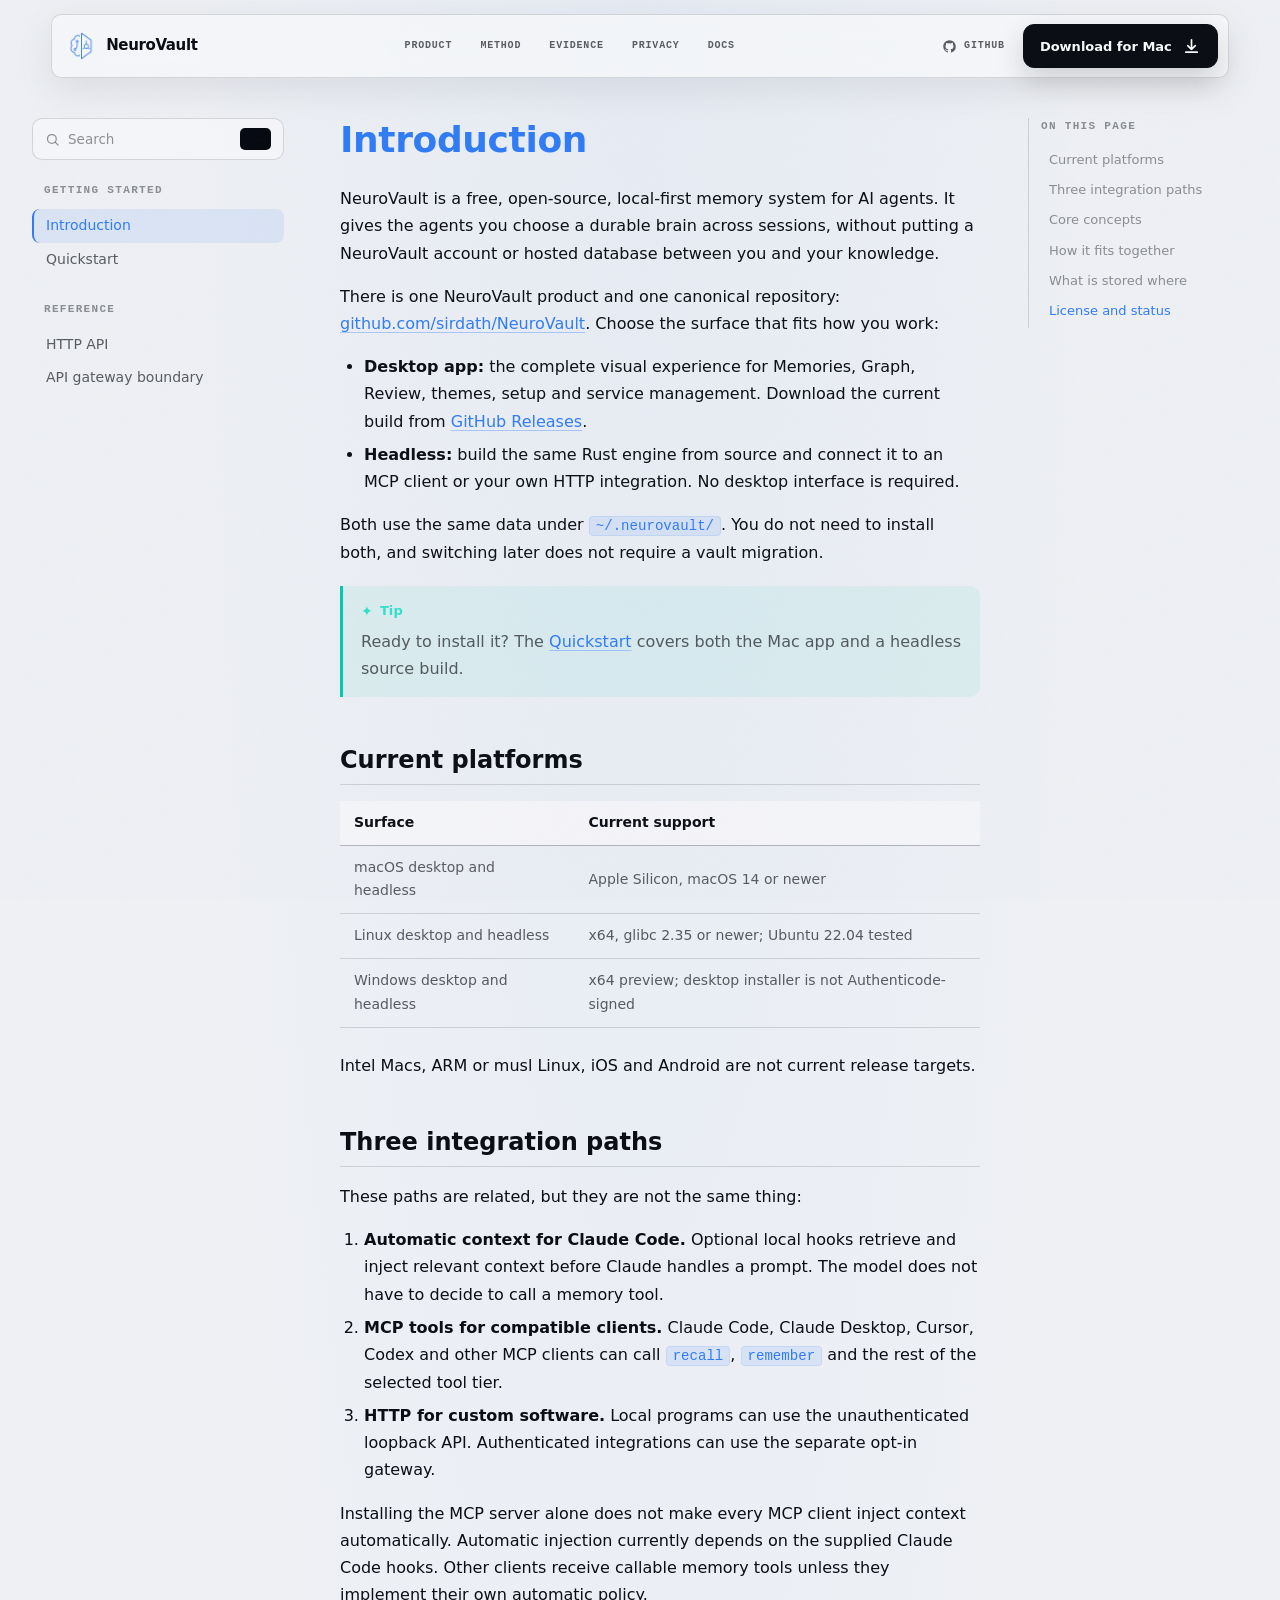
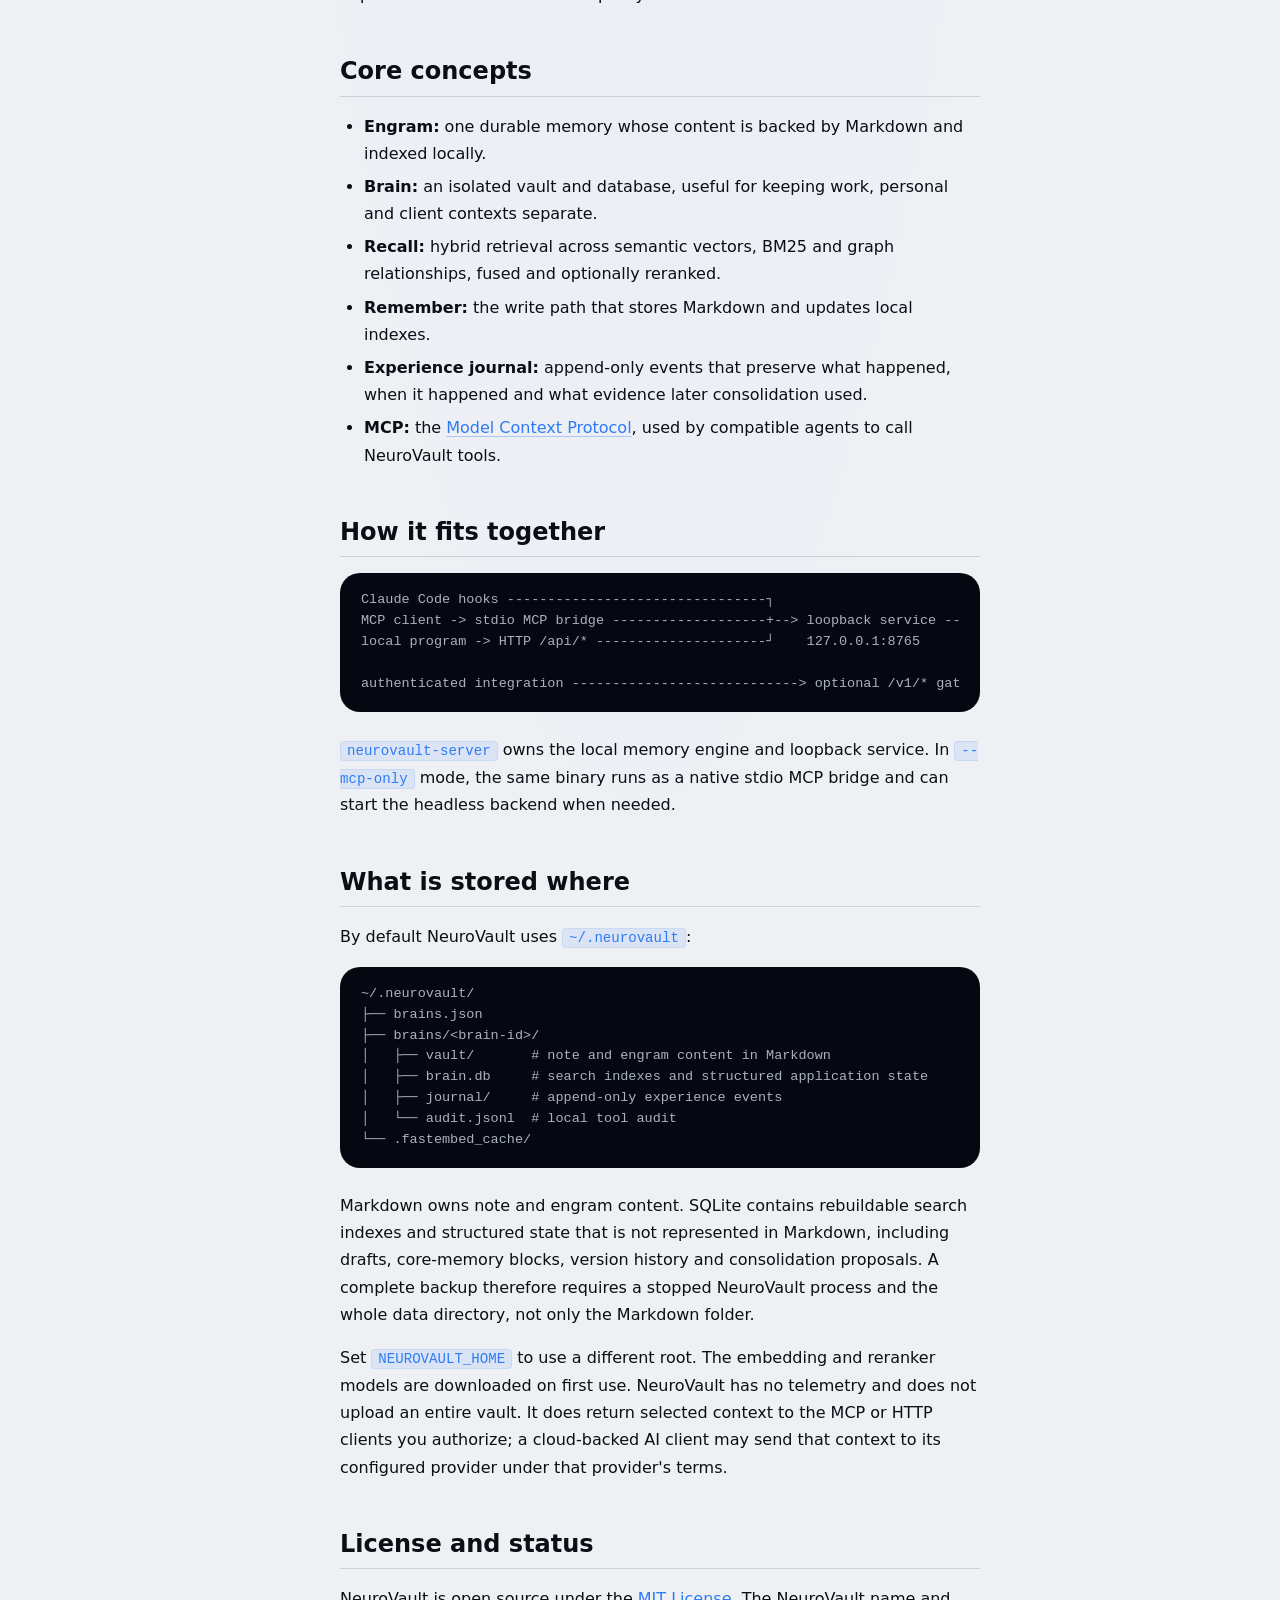
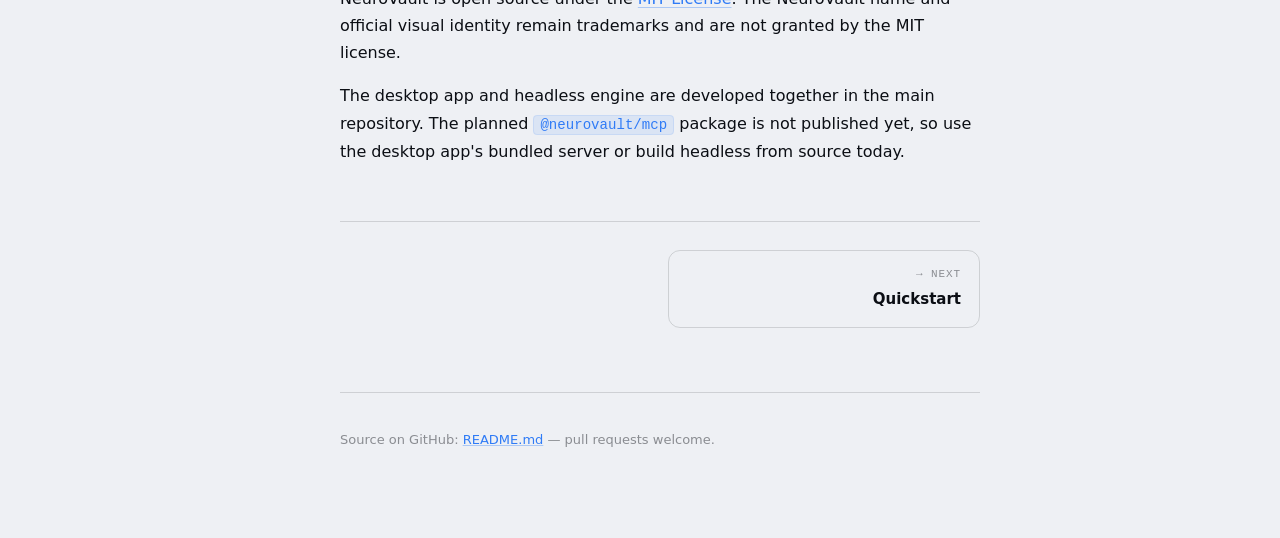
<file: docs/index.html>
<!DOCTYPE html>
<html lang="en">
<head>
<meta charset="UTF-8" />
<meta name="viewport" content="width=device-width, initial-scale=1.0" />
<title>Docs — NeuroVault</title>
<meta name="description" content="Documentation for NeuroVault, the free open-source local memory system for AI agents, available as a desktop app or headless source build." />
<meta name="theme-color" content="#0b0b12" />

<link rel="icon" type="image/png" href="../assets/favicon.png" />
<link rel="stylesheet" href="../styles.css?v=20260723" />
<link rel="stylesheet" href="./docs.css?v=20260723" />
<link rel="stylesheet" href="./lib/highlight-atom-dark.css" />
</head>

<body class="docs-body">

<a class="skip-link" href="#main">Skip to documentation</a>

<header class="site-header" data-header>
  <div class="nav-shell">
    <a class="brand" href="../index.html#top" aria-label="NeuroVault home">
      <span class="brand-mark" aria-hidden="true">
        <img src="../assets/neurovault-mark.png" width="34" height="34" alt="" />
      </span>
      <span>NeuroVault</span>
    </a>

    <button class="menu-button" type="button" aria-expanded="false" aria-controls="site-menu">
      <span class="sr-only">Open navigation</span>
      <span></span><span></span>
    </button>

    <nav class="site-menu" id="site-menu" aria-label="Primary navigation">
      <a href="../index.html#product">Product</a>
      <a href="../index.html#method">Method</a>
      <a href="../index.html#evidence">Evidence</a>
      <a href="../index.html#privacy">Privacy</a>
      <a href="./" aria-current="page">Docs</a>
    </nav>

    <div class="nav-actions">
      <a class="nav-github" href="https://github.com/sirdath/NeuroVault">
        <svg class="github-icon" aria-hidden="true" viewBox="0 0 24 24"><path d="M12 2C6.48 2 2 6.48 2 12c0 4.42 2.87 8.17 6.84 9.49.5.09.68-.22.68-.48v-1.71c-2.78.6-3.37-1.18-3.37-1.18-.45-1.16-1.11-1.47-1.11-1.47-.91-.62.07-.61.07-.61 1 .07 1.53 1.03 1.53 1.03.9 1.53 2.34 1.09 2.91.83.09-.65.35-1.09.64-1.34-2.22-.25-4.55-1.11-4.55-4.94 0-1.09.39-1.98 1.03-2.68-.1-.25-.45-1.27.1-2.64 0 0 .84-.27 2.75 1.02A9.6 9.6 0 0 1 12 6.84a9.6 9.6 0 0 1 2.5.34c1.91-1.29 2.75-1.02 2.75-1.02.55 1.37.2 2.39.1 2.64.64.7 1.03 1.59 1.03 2.68 0 3.84-2.34 4.68-4.57 4.93.36.31.68.92.68 1.85v2.75c0 .27.18.58.69.48A10 10 0 0 0 22 12c0-5.52-4.48-10-10-10Z"/></svg>
        <span>GitHub</span>
      </a>
      <a class="button button-small button-light" data-mac-download href="https://github.com/sirdath/NeuroVault/releases/download/v0.6.1/NeuroVault_0.6.1_aarch64.dmg" aria-label="Download NeuroVault 0.6.1 for Apple silicon Mac as a DMG, 28.2 MB, requires Apple Silicon and macOS 14 or newer">
        <span class="download-label-full">Download for Mac</span>
        <span class="download-label-short" aria-hidden="true">Download</span>
        <svg aria-hidden="true" viewBox="0 0 20 20"><path d="M10 3v10m0 0 4-4m-4 4L6 9M4 16h12"/></svg>
      </a>
    </div>
  </div>
</header>

<!-- Mobile sidebar toggle. On desktop the sidebar is always visible;
     on narrow screens it slides in/out. -->
<button id="sidebar-toggle" class="sidebar-toggle" type="button"
        aria-label="Open table of contents" aria-controls="docs-sidebar">
  <svg width="20" height="20" viewBox="0 0 24 24" fill="none"
       stroke="currentColor" stroke-width="2" stroke-linecap="round" stroke-linejoin="round">
    <line x1="3" y1="12" x2="21" y2="12"/>
    <line x1="3" y1="6" x2="21" y2="6"/>
    <line x1="3" y1="18" x2="21" y2="18"/>
  </svg>
  <span>Table of contents</span>
</button>

<main class="docs-layout" id="main">

  <!-- Sidebar: data-driven from docs.js so adding a page = one line.
       The sections / items mirror the markdown files in ./content/. -->
  <aside id="docs-sidebar" class="docs-sidebar" aria-label="Documentation navigation">
    <!-- Search trigger — opens the Cmd/Ctrl+K palette. -->
    <button id="docs-search-trigger" class="docs-search-trigger" type="button" aria-label="Search docs">
      <svg width="15" height="15" viewBox="0 0 24 24" fill="none" stroke="currentColor"
           stroke-width="2" stroke-linecap="round" stroke-linejoin="round">
        <circle cx="11" cy="11" r="7"/><line x1="21" y1="21" x2="16.65" y2="16.65"/>
      </svg>
      <span>Search</span>
      <kbd class="docs-search-trigger-kbd">⌘K</kbd>
    </button>
    <nav class="docs-nav">
      <!-- docs.js populates this -->
    </nav>
  </aside>

  <!-- Content pane: rendered markdown lands in #docs-content. The
       hash-fragment from the URL picks which markdown file loads. -->
  <article class="docs-content-wrap">
    <div id="docs-content" class="docs-content">
      <!-- Initial state — replaced by rendered markdown once docs.js runs.
           Visible only briefly before the first fetch resolves. -->
      <p class="docs-loading">Loading documentation…</p>
    </div>

    <!-- Per-page footer with edit link + last-modified note.
         Populated by docs.js per page. -->
    <footer class="docs-page-footer">
      <p>
        Source on GitHub:
        <a id="docs-edit-link" href="https://github.com/sirdath/NeuroVault"
           target="_blank" rel="noopener">
          sirdath/NeuroVault
        </a>
        — pull requests welcome.
      </p>
    </footer>
  </article>

  <!-- On-page TOC: built from the H2/H3 headings of the rendered page.
       Sticky on desktop so it follows the scroll. -->
  <aside class="docs-on-page-toc" aria-label="On-page table of contents">
    <p class="docs-on-page-toc-label">On this page</p>
    <ul id="docs-on-page-toc-list"></ul>
  </aside>

</main>

<!-- Vendored libraries — no CDN calls at runtime so docs work offline.
     marked: ~35 KB, MIT, https://github.com/markedjs/marked
     highlight.js: ~120 KB, BSD-3, https://github.com/highlightjs/highlight.js -->
<script src="./lib/marked.min.js"></script>
<script src="./lib/highlight.min.js"></script>
<script src="./docs.js?v=20260723"></script>

<!-- Reuse the landing-page navigation behaviour. -->
<script src="../script.js?v=20260723"></script>

</body>
</html>
</file>
<file: styles.css>
:root {
  --bg: #070a12;
  --bg-soft: #0b1020;
  --surface: #101728;
  --surface-strong: #151d31;
  --surface-glass: rgba(13, 19, 34, 0.72);
  --paper: #f5f3ee;
  --paper-blue: #eef3ff;
  --ink: #0a1020;
  --text: #f6f8fc;
  --muted: #aab5c8;
  --dim: #7d899e;
  --line: rgba(182, 202, 236, 0.15);
  --line-strong: rgba(182, 202, 236, 0.28);
  --paper-line: rgba(10, 16, 32, 0.14);
  --blue: #3978ff;
  --blue-bright: #6398ff;
  --cyan: #62c3ff;
  --violet: #8974ff;
  --green: #55d69e;
  --amber: #ffbd5c;
  --danger: #ff6f7d;
  --sans: -apple-system, BlinkMacSystemFont, "SF Pro Display", "Segoe UI", sans-serif;
  --mono: "SFMono-Regular", Consolas, "Liberation Mono", Menlo, monospace;
  --max: 1240px;
  --gutter: clamp(20px, 4vw, 64px);
  --radius-sm: 12px;
  --radius: 20px;
  --radius-lg: 32px;
  --shadow: 0 28px 80px rgba(0, 0, 0, 0.35);
  --ease: cubic-bezier(0.16, 1, 0.3, 1);
}

*, *::before, *::after { box-sizing: border-box; }

html {
  scroll-behavior: smooth;
  scroll-padding-top: 92px;
  overflow-x: clip;
}

body {
  margin: 0;
  background: var(--bg);
  color: var(--text);
  font-family: var(--sans);
  font-size: 16px;
  line-height: 1.55;
  -webkit-font-smoothing: antialiased;
  text-rendering: optimizeLegibility;
  overflow-x: hidden;
}

body::selection,
::selection {
  color: #fff;
  background: var(--blue);
}

a { color: inherit; text-decoration: none; }
button, input { font: inherit; }
button { color: inherit; }
img, svg { display: block; max-width: 100%; }

:focus-visible {
  outline: 2px solid var(--cyan);
  outline-offset: 4px;
}

.sr-only {
  position: absolute;
  width: 1px;
  height: 1px;
  padding: 0;
  margin: -1px;
  overflow: hidden;
  clip: rect(0, 0, 0, 0);
  white-space: nowrap;
  border: 0;
}

.skip-link {
  position: fixed;
  top: 12px;
  left: 16px;
  z-index: 300;
  padding: 10px 15px;
  border-radius: 8px;
  background: #fff;
  color: var(--ink);
  font-weight: 700;
  transform: translateY(-160%);
  transition: transform 180ms ease;
}

.skip-link:focus { transform: translateY(0); }

.section-shell {
  width: min(100%, calc(var(--max) + (var(--gutter) * 2)));
  margin: 0 auto;
  padding-inline: var(--gutter);
}

/* Navigation */
.site-header {
  position: fixed;
  inset: 0 0 auto;
  z-index: 100;
  padding: 14px var(--gutter) 0;
  pointer-events: none;
}

.nav-shell {
  width: min(100%, 1376px);
  min-height: 64px;
  margin: 0 auto;
  padding: 8px 10px 8px 14px;
  display: grid;
  grid-template-columns: auto 1fr auto;
  align-items: center;
  gap: 28px;
  border: 1px solid rgba(196, 214, 244, 0.13);
  border-radius: 18px;
  background: rgba(7, 10, 18, 0.7);
  box-shadow: 0 12px 45px rgba(0, 0, 0, 0.18);
  backdrop-filter: blur(22px) saturate(145%);
  -webkit-backdrop-filter: blur(22px) saturate(145%);
  pointer-events: auto;
  transition: background 180ms ease, border-color 180ms ease;
}

.site-header.is-scrolled .nav-shell {
  background: rgba(7, 10, 18, 0.92);
  border-color: rgba(196, 214, 244, 0.2);
}

.brand {
  display: inline-flex;
  align-items: center;
  gap: 10px;
  font-size: 15px;
  font-weight: 720;
  letter-spacing: -0.01em;
}

.brand-mark {
  width: 34px;
  height: 34px;
  display: grid;
  place-items: center;
}

.brand-mark img {
  width: 34px;
  height: 34px;
  object-fit: contain;
}

.site-menu {
  justify-self: center;
  display: flex;
  align-items: center;
  gap: clamp(18px, 2.2vw, 34px);
}

.site-menu a,
.nav-github {
  position: relative;
  color: #aeb9cc;
  font-size: 13px;
  font-weight: 560;
  transition: color 160ms ease;
}

.site-menu a:hover,
.nav-github:hover { color: #fff; }

.site-menu a::after,
.nav-github::after {
  content: "";
  position: absolute;
  left: 0;
  right: 0;
  bottom: -7px;
  height: 1px;
  background: var(--cyan);
  transform: scaleX(0);
  transition: transform 180ms var(--ease);
}

.site-menu a:hover::after,
.site-menu a:focus-visible::after,
.nav-github:hover::after,
.nav-github:focus-visible::after { transform: scaleX(1); }

.nav-actions {
  display: flex;
  align-items: center;
  gap: 18px;
}

.download-label-short { display: none; }

.menu-button { display: none; }

/* Buttons */
.button {
  min-height: 50px;
  padding: 0 21px;
  display: inline-flex;
  align-items: center;
  justify-content: center;
  gap: 10px;
  border: 1px solid transparent;
  border-radius: 13px;
  font-size: 14px;
  font-weight: 680;
  line-height: 1;
  cursor: pointer;
  transition: transform 180ms var(--ease), border-color 180ms ease, background 180ms ease, box-shadow 180ms ease;
}

.button svg {
  width: 19px;
  height: 19px;
  fill: none;
  stroke: currentColor;
  stroke-width: 1.8;
  stroke-linecap: round;
  stroke-linejoin: round;
}

.button svg path[fill] { stroke: none; }
.button:hover { transform: translateY(-2px); }
.button:active { transform: translateY(0); }

.button-small {
  min-height: 44px;
  padding-inline: 16px;
  border-radius: 11px;
  font-size: 13px;
}

.button-light {
  color: #0b1020;
  background: #f7f9fd;
  box-shadow: 0 7px 24px rgba(0, 0, 0, 0.18);
}

.button-light:hover { background: #fff; }

.button-primary {
  color: #fff;
  background: linear-gradient(135deg, #4c86ff, #2e68ef);
  border-color: rgba(171, 202, 255, 0.32);
  box-shadow: 0 12px 35px rgba(57, 120, 255, 0.32), inset 0 1px 0 rgba(255, 255, 255, 0.2);
}

.button-primary:hover {
  background: linear-gradient(135deg, #5b91ff, #3978ff);
  box-shadow: 0 16px 42px rgba(57, 120, 255, 0.42), inset 0 1px 0 rgba(255, 255, 255, 0.25);
}

.button-primary svg:first-child {
  fill: currentColor;
  stroke: none;
  width: 20px;
  height: 20px;
}

.button-secondary {
  color: #eef4ff;
  background: rgba(255, 255, 255, 0.055);
  border-color: rgba(196, 214, 244, 0.2);
}

.button-secondary:hover {
  background: rgba(255, 255, 255, 0.09);
  border-color: rgba(196, 214, 244, 0.34);
}

.button-wide { width: 100%; }

/* Hero */
.hero {
  position: relative;
  min-height: 880px;
  height: 100svh;
  max-height: 1040px;
  display: grid;
  place-items: center;
  overflow: hidden;
  isolation: isolate;
  background:
    radial-gradient(circle at 50% 42%, rgba(41, 85, 184, 0.22), transparent 35%),
    linear-gradient(180deg, #070a12 0%, #080c17 100%);
}

.hero::before {
  content: "";
  position: absolute;
  inset: 0;
  z-index: -3;
  opacity: 0.2;
  background-image:
    linear-gradient(rgba(255, 255, 255, 0.025) 1px, transparent 1px),
    linear-gradient(90deg, rgba(255, 255, 255, 0.025) 1px, transparent 1px);
  background-size: 72px 72px;
  mask-image: radial-gradient(circle at center, #000 15%, transparent 78%);
}

.hero-center {
  position: relative;
  z-index: 4;
  width: min(690px, calc(100% - 40px));
  padding-top: 54px;
}

.hero-panel {
  padding: clamp(36px, 5vw, 64px);
  text-align: center;
  border: 1px solid rgba(194, 215, 252, 0.2);
  border-radius: 30px;
  background: linear-gradient(145deg, rgba(18, 27, 48, 0.82), rgba(8, 13, 25, 0.72));
  box-shadow: 0 40px 120px rgba(0, 0, 0, 0.5), inset 0 1px 0 rgba(255, 255, 255, 0.08);
  backdrop-filter: blur(24px) saturate(150%);
  -webkit-backdrop-filter: blur(24px) saturate(150%);
}

.hero-kicker,
.eyebrow {
  display: inline-flex;
  align-items: center;
  gap: 9px;
  color: #7f8ba0;
  font-family: var(--mono);
  font-size: 11px;
  font-weight: 650;
  letter-spacing: 0.14em;
  line-height: 1.4;
  text-transform: uppercase;
}

.hero-kicker {
  margin-bottom: 24px;
  color: #b8c6df;
}

.hero-kicker span {
  width: 7px;
  height: 7px;
  border-radius: 50%;
  background: var(--green);
  box-shadow: 0 0 0 5px rgba(85, 214, 158, 0.1), 0 0 18px rgba(85, 214, 158, 0.5);
}

.hero h1 {
  margin: 0;
  color: #f8faff;
  font-size: clamp(3.25rem, 6.1vw, 6.4rem);
  font-weight: 680;
  letter-spacing: -0.062em;
  line-height: 0.94;
  text-wrap: balance;
}

.hero h1 em {
  color: transparent;
  font-style: normal;
  background: linear-gradient(105deg, #a9c9ff 0%, #649cff 48%, #8e7cff 100%);
  -webkit-background-clip: text;
  background-clip: text;
}

.hero-copy {
  max-width: 610px;
  margin: 28px auto 0;
  color: #b9c3d4;
  font-size: clamp(1rem, 1.4vw, 1.14rem);
  line-height: 1.7;
}

.hero-actions {
  margin-top: 32px;
  display: flex;
  flex-wrap: wrap;
  align-items: center;
  justify-content: center;
  gap: 12px;
}

.hero-req {
  margin: 16px auto 0;
  color: var(--dim, rgba(11, 14, 20, 0.44));
  font-family: var(--mono);
  font-size: 10.5px;
  font-weight: 500;
  letter-spacing: 0.09em;
  line-height: 1.7;
  text-transform: uppercase;
}

.hero-trust {
  margin-top: 20px;
  display: flex;
  flex-wrap: wrap;
  align-items: center;
  justify-content: center;
  gap: 10px 18px;
  color: #8e9ab0;
  font-size: 12px;
}

.hero-trust span {
  display: inline-flex;
  align-items: center;
  gap: 7px;
}

.hero-trust i {
  width: 4px;
  height: 4px;
  border-radius: 50%;
  background: #688bca;
}

.hero-orbit {
  position: absolute;
  z-index: 5;
  top: 50%;
  width: min(280px, 22vw);
  display: grid;
  gap: 18px;
  transform: translateY(-42%);
}

.hero-orbit-left { left: clamp(22px, 4vw, 76px); }
.hero-orbit-right { right: clamp(22px, 4vw, 76px); }

.glass-card {
  position: relative;
  min-height: 112px;
  padding: 18px;
  display: grid;
  grid-template-columns: auto 1fr;
  align-items: start;
  gap: 14px;
  border: 1px solid rgba(187, 210, 250, 0.17);
  border-radius: 18px;
  background: rgba(14, 21, 38, 0.68);
  box-shadow: 0 22px 50px rgba(0, 0, 0, 0.29), inset 0 1px 0 rgba(255, 255, 255, 0.06);
  backdrop-filter: blur(20px) saturate(145%);
  -webkit-backdrop-filter: blur(20px) saturate(145%);
}

.glass-card-context { transform: translateX(18px); }
.glass-card-local { transform: translateX(-8px); }
.glass-card-agents { transform: translateX(-18px); }
.glass-card-review { transform: translateX(8px); }

.card-icon {
  width: 34px;
  height: 34px;
  display: grid;
  place-items: center;
  border: 1px solid rgba(127, 177, 255, 0.2);
  border-radius: 10px;
  color: #8bb4ff;
  background: rgba(57, 120, 255, 0.1);
  font-family: var(--mono);
  font-size: 15px;
  font-weight: 700;
}

.card-icon-violet { color: #b3a5ff; background: rgba(137, 116, 255, 0.1); }
.card-icon-green { color: #73dfaf; background: rgba(85, 214, 158, 0.09); }

.glass-label {
  display: block;
  margin: 1px 0 6px;
  color: #748197;
  font-family: var(--mono);
  font-size: 9px;
  font-weight: 650;
  letter-spacing: 0.14em;
  text-transform: uppercase;
}

.glass-card strong {
  display: block;
  color: #e5ebf5;
  font-size: 13px;
  font-weight: 620;
  line-height: 1.45;
}

.status-dot,
.mini-pill {
  position: absolute;
  right: 14px;
  bottom: 12px;
  padding: 4px 7px;
  border-radius: 999px;
  color: #6ee0ad;
  background: rgba(85, 214, 158, 0.08);
  font-family: var(--mono);
  font-size: 8px;
  letter-spacing: 0.08em;
  text-transform: uppercase;
}

.mini-pill { color: #aebefe; background: rgba(88, 126, 238, 0.1); }

.hero-scroll {
  position: absolute;
  bottom: 26px;
  left: 50%;
  z-index: 6;
  display: inline-flex;
  align-items: center;
  gap: 10px;
  color: #77849a;
  font-family: var(--mono);
  font-size: 9px;
  letter-spacing: 0.16em;
  text-transform: uppercase;
  transform: translateX(-50%);
}

.hero-scroll svg {
  width: 16px;
  height: 16px;
  fill: none;
  stroke: currentColor;
  stroke-width: 1.4;
  stroke-linecap: round;
  stroke-linejoin: round;
}

/* Quick start */
.quickstart {
  position: relative;
  z-index: 2;
  padding: 38px 0;
  border-top: 1px solid var(--line);
  border-bottom: 1px solid var(--line);
  background: #0a0e1a;
}

.quickstart-shell {
  display: grid;
  grid-template-columns: minmax(260px, 0.75fr) minmax(500px, 1.25fr);
  align-items: center;
  gap: clamp(36px, 6vw, 88px);
}

.quickstart h2 {
  margin: 6px 0 8px;
  font-size: clamp(1.35rem, 2.1vw, 2rem);
  letter-spacing: -0.03em;
  line-height: 1.15;
}

.quickstart-copy p {
  margin: 0;
  color: var(--muted);
  font-size: 14px;
}

.terminal,
.mini-terminal {
  overflow: hidden;
  border: 1px solid rgba(153, 183, 234, 0.18);
  border-radius: 14px;
  background: #070a12;
  box-shadow: 0 22px 60px rgba(0, 0, 0, 0.25);
}

.terminal-bar {
  min-height: 39px;
  padding: 0 12px;
  display: grid;
  grid-template-columns: 1fr auto 1fr;
  align-items: center;
  border-bottom: 1px solid rgba(153, 183, 234, 0.12);
  color: #657187;
  font-family: var(--mono);
  font-size: 10px;
}

.terminal-dots { display: flex; gap: 6px; }
.terminal-dots i { width: 7px; height: 7px; border-radius: 50%; background: #354059; }
.terminal-dots i:first-child { background: #f27683; }
.terminal-dots i:nth-child(2) { background: #e6b552; }
.terminal-dots i:nth-child(3) { background: #52c88c; }

.copy-button {
  justify-self: end;
  padding: 5px 8px;
  border: 0;
  border-radius: 6px;
  color: #8fa0ba;
  background: transparent;
  font-family: var(--mono);
  font-size: 9px;
  text-transform: uppercase;
  cursor: pointer;
}

.copy-button:hover { color: #fff; background: rgba(255, 255, 255, 0.06); }

.terminal > code {
  padding: 12px 18px 0;
  display: block;
  overflow-x: auto;
  color: #d8e1ef;
  font-family: var(--mono);
  font-size: clamp(10px, 1vw, 12px);
  white-space: nowrap;
}

.terminal > code:last-child { padding-bottom: 14px; color: #8492a8; }
.prompt { color: var(--green); user-select: none; }

/* Shared sections */
.section-light {
  color: var(--ink);
  background: var(--paper);
}

.section-heading { max-width: 830px; margin-bottom: clamp(48px, 7vw, 84px); }

.section-heading h2,
.evidence-copy h2,
.privacy-copy h2,
.final-cta h2 {
  margin: 14px 0 20px;
  font-size: clamp(2.6rem, 5.6vw, 5.6rem);
  font-weight: 650;
  letter-spacing: -0.058em;
  line-height: 0.98;
  text-wrap: balance;
}

.section-heading > p {
  max-width: 680px;
  margin: 0;
  color: var(--muted);
  font-size: clamp(1rem, 1.45vw, 1.16rem);
  line-height: 1.7;
}

.section-light .section-heading > p { color: #526078; }
.eyebrow-blue { color: #76a2ff; }

.section-heading-split {
  max-width: none;
  display: grid;
  grid-template-columns: minmax(0, 1.1fr) minmax(300px, 0.7fr);
  align-items: end;
  gap: clamp(40px, 8vw, 130px);
}

.section-heading-split h2 { margin-bottom: 0; }

.section-heading-centered {
  margin-inline: auto;
  text-align: center;
}

.section-heading-centered > p { margin-inline: auto; }

/* Method */
.method { padding: clamp(100px, 12vw, 170px) 0; }
.method .section-heading h2 { color: var(--ink); }

.method-grid {
  position: relative;
  margin: 0;
  padding: 42px 0 0;
  display: grid;
  grid-template-columns: repeat(4, 1fr);
  gap: 30px;
  list-style: none;
  border-top: 1px solid var(--paper-line);
}

.method-grid::before {
  content: "";
  position: absolute;
  top: -1px;
  left: 0;
  width: 75%;
  height: 1px;
  background: linear-gradient(90deg, var(--blue), rgba(57, 120, 255, 0));
}

.method-step { position: relative; padding-right: 14px; }

.step-node {
  position: absolute;
  top: -48px;
  left: 0;
  width: 12px;
  height: 12px;
  border: 3px solid var(--paper);
  border-radius: 50%;
  background: var(--blue);
  box-shadow: 0 0 0 1px rgba(57, 120, 255, 0.3), 0 4px 15px rgba(57, 120, 255, 0.3);
}

.step-number {
  color: var(--blue);
  font-family: var(--mono);
  font-size: 11px;
  font-weight: 700;
  letter-spacing: 0.12em;
}

.method-step h3 {
  margin: 15px 0 12px;
  color: var(--ink);
  font-size: clamp(1.35rem, 2vw, 1.85rem);
  letter-spacing: -0.03em;
}

.method-step p {
  margin: 0;
  color: #59647a;
  font-size: 14px;
  line-height: 1.7;
}

.cost-story {
  margin-top: clamp(70px, 9vw, 120px);
  padding: clamp(26px, 4vw, 50px);
  display: grid;
  grid-template-columns: auto minmax(250px, 0.8fr) minmax(300px, 1fr);
  align-items: center;
  gap: clamp(25px, 5vw, 70px);
  border: 1px solid rgba(57, 120, 255, 0.17);
  border-radius: 24px;
  background: linear-gradient(135deg, #e9efff, #f8f8f5 65%);
}

.cost-number {
  color: var(--blue);
  font-size: clamp(4.5rem, 8vw, 7rem);
  font-weight: 700;
  letter-spacing: -0.08em;
  line-height: 1;
}

.cost-number span { font-size: 0.38em; vertical-align: top; }

.cost-story h3 {
  margin: 10px 0 0;
  color: var(--ink);
  font-size: clamp(1.45rem, 2.25vw, 2.2rem);
  letter-spacing: -0.04em;
  line-height: 1.18;
}

.cost-story > p { margin: 0; color: #556176; font-size: 14px; line-height: 1.72; }

/* Product */
.product {
  padding: clamp(110px, 13vw, 190px) 0;
  background:
    radial-gradient(circle at 50% 70%, rgba(78, 65, 174, 0.15), transparent 34%),
    #080b14;
}

.product .section-heading { margin-inline: auto; text-align: center; }
.product .section-heading > p { margin-inline: auto; }

.product-tabs {
  width: min(100%, 760px);
  margin: 0 auto 24px;
  padding: 6px;
  display: grid;
  grid-template-columns: repeat(3, 1fr);
  gap: 5px;
  border: 1px solid var(--line);
  border-radius: 16px;
  background: rgba(255, 255, 255, 0.035);
}

.product-tabs button {
  min-height: 66px;
  padding: 10px 14px;
  border: 0;
  border-radius: 11px;
  background: transparent;
  color: #79869b;
  text-align: left;
  cursor: pointer;
  transition: color 160ms ease, background 160ms ease, box-shadow 160ms ease;
}

.product-tabs button span { display: block; font-size: 14px; font-weight: 680; }
.product-tabs button small { display: block; margin-top: 3px; color: inherit; font-size: 11px; }

.product-tabs button[aria-selected="true"] {
  color: #edf3ff;
  background: linear-gradient(135deg, rgba(93, 74, 150, 0.44), rgba(43, 54, 92, 0.46));
  box-shadow: inset 0 0 0 1px rgba(166, 143, 255, 0.16), 0 8px 26px rgba(0, 0, 0, 0.2);
}

.product-stage {
  position: relative;
  padding: clamp(8px, 1.2vw, 16px);
  overflow: hidden;
  border: 1px solid rgba(190, 205, 237, 0.17);
  border-radius: 24px;
  background: linear-gradient(145deg, rgba(27, 34, 58, 0.8), rgba(10, 14, 26, 0.9));
  box-shadow: 0 45px 120px rgba(0, 0, 0, 0.48);
}

.product-stage::before {
  content: "";
  display: block;
  position: absolute;
  inset: 0;
  pointer-events: none;
  border-radius: inherit;
  box-shadow: inset 0 1px 0 rgba(255, 255, 255, 0.08);
}

.product-panel {
  overflow: hidden;
  border: 1px solid rgba(190, 205, 237, 0.12);
  border-radius: 15px;
  background: #0b0912;
}

.product-panel[hidden] { display: none; }
.product-panel img { width: 100%; height: auto; }

.product-caption {
  padding: 20px 12px 6px;
  display: grid;
  grid-template-columns: minmax(260px, 0.9fr) minmax(300px, 1fr);
  align-items: end;
  gap: 40px;
}

.product-caption strong { display: block; margin-top: 8px; font-size: 17px; }
.product-caption p { margin: 0; color: #8f9aae; font-size: 13px; line-height: 1.65; }

.live-indicator {
  display: inline-flex;
  align-items: center;
  gap: 8px;
  color: #758297;
  font-family: var(--mono);
  font-size: 9px;
  letter-spacing: 0.12em;
  text-transform: uppercase;
}

.live-indicator i { width: 6px; height: 6px; border-radius: 50%; background: var(--green); box-shadow: 0 0 10px rgba(85, 214, 158, 0.55); }

/* Evidence */
.evidence { padding: clamp(105px, 13vw, 180px) 0; }

.evidence-grid {
  display: grid;
  grid-template-columns: minmax(300px, 0.72fr) minmax(460px, 1fr);
  align-items: center;
  gap: clamp(55px, 10vw, 150px);
}

.evidence-score {
  position: relative;
  min-height: 430px;
  padding: 46px;
  display: flex;
  flex-direction: column;
  align-items: center;
  justify-content: center;
  overflow: hidden;
  border: 1px solid rgba(57, 120, 255, 0.18);
  border-radius: 50%;
  background: radial-gradient(circle, #fff 0%, #edf2ff 56%, #e5ecff 100%);
  box-shadow: 0 35px 90px rgba(57, 86, 157, 0.16), inset 0 0 0 16px rgba(255, 255, 255, 0.45);
  aspect-ratio: 1;
}

.evidence-score strong {
  color: var(--ink);
  font-size: clamp(4.6rem, 8vw, 7.8rem);
  font-weight: 720;
  letter-spacing: -0.09em;
  line-height: 1;
}

.evidence-score strong span { color: var(--blue); font-size: 0.36em; letter-spacing: -0.03em; }
.score-label, .score-caption { color: #65728a; font-family: var(--mono); font-size: 10px; font-weight: 650; letter-spacing: 0.13em; text-transform: uppercase; }
.score-caption { margin-top: 7px; color: var(--blue); }

.evidence-score svg { position: absolute; left: 10%; bottom: 5%; width: 80%; }
.evidence-score svg path { fill: none; stroke: rgba(57, 120, 255, 0.12); stroke-width: 3; stroke-linecap: round; }
.evidence-score svg .score-progress { stroke: var(--blue); stroke-dasharray: 276; stroke-dashoffset: 7; }

.evidence-copy h2 { color: var(--ink); }
.evidence-lede { margin: 0; color: #445168; font-size: clamp(1.12rem, 1.7vw, 1.34rem); line-height: 1.68; }

.honesty-note {
  margin: 28px 0;
  padding: 18px 20px;
  border-left: 2px solid var(--blue);
  color: #5b6679;
  background: rgba(57, 120, 255, 0.055);
  font-size: 13px;
  line-height: 1.68;
}

.honesty-note strong { color: var(--ink); }

.evidence-stats {
  margin: 28px 0 34px;
  padding-block: 20px;
  display: grid;
  grid-template-columns: repeat(3, 1fr);
  gap: 20px;
  border-top: 1px solid var(--paper-line);
  border-bottom: 1px solid var(--paper-line);
}

.evidence-stats strong { display: block; color: var(--ink); font-size: 19px; letter-spacing: -0.02em; }
.evidence-stats span { display: block; margin-top: 4px; color: #707b8e; font-family: var(--mono); font-size: 9px; letter-spacing: 0.12em; text-transform: uppercase; }

.text-link {
  display: inline-flex;
  align-items: center;
  gap: 8px;
  color: var(--blue);
  font-size: 13px;
  font-weight: 680;
}

.text-link span { transition: transform 180ms var(--ease); }
.text-link:hover span { transform: translate(2px, -2px); }

/* Coordination */
.coordination {
  padding: clamp(110px, 13vw, 190px) 0;
  background: #080b14;
}

.coordination-map {
  position: relative;
  min-height: 560px;
  display: grid;
  grid-template-columns: 1fr 0.85fr 1fr;
  grid-template-areas:
    "claude hub mcp"
    ". http .";
  align-items: center;
  gap: clamp(22px, 4vw, 54px);
}

.coordination-map::before,
.coordination-map::after {
  content: "";
  position: absolute;
  z-index: 0;
  height: 1px;
  top: 39%;
  background: linear-gradient(90deg, transparent, rgba(98, 195, 255, 0.38), transparent);
}

.coordination-map::before { left: 23%; right: 50%; }
.coordination-map::after { left: 50%; right: 23%; }

.agent-card {
  position: relative;
  z-index: 2;
  min-height: 260px;
  padding: clamp(26px, 3vw, 38px);
  border: 1px solid var(--line);
  border-radius: 22px;
  background: linear-gradient(145deg, rgba(21, 29, 50, 0.8), rgba(11, 16, 30, 0.88));
  box-shadow: 0 28px 70px rgba(0, 0, 0, 0.24), inset 0 1px 0 rgba(255, 255, 255, 0.04);
}

.agent-card:first-child { grid-area: claude; }
.agent-card:nth-of-type(2) { grid-area: mcp; }
.agent-card-http { grid-area: http; min-height: 220px; }

.agent-badge {
  position: absolute;
  top: 18px;
  right: 18px;
  padding: 5px 8px;
  border-radius: 999px;
  color: #65dcaa;
  background: rgba(85, 214, 158, 0.09);
  font-family: var(--mono);
  font-size: 8px;
  letter-spacing: 0.1em;
  text-transform: uppercase;
}

.agent-badge-muted { color: #9eb3d5; background: rgba(103, 128, 174, 0.1); }

.agent-icon {
  width: 46px;
  height: 46px;
  display: grid;
  place-items: center;
  border: 1px solid rgba(104, 151, 246, 0.22);
  border-radius: 13px;
  color: #8fb4ff;
  background: rgba(57, 120, 255, 0.08);
  font-family: var(--mono);
  font-size: 14px;
  font-weight: 700;
}

.agent-card h3 { margin: 32px 0 12px; font-size: 22px; letter-spacing: -0.03em; }
.agent-card p { margin: 0; color: #8e9aae; font-size: 14px; line-height: 1.72; }

.brain-hub {
  position: relative;
  z-index: 3;
  grid-area: hub;
  min-width: 230px;
  min-height: 230px;
  padding: 30px;
  display: flex;
  flex-direction: column;
  align-items: center;
  justify-content: center;
  border: 1px solid rgba(107, 149, 242, 0.26);
  border-radius: 50%;
  background: radial-gradient(circle, rgba(28, 41, 74, 0.95), rgba(9, 14, 28, 0.98) 68%);
  box-shadow: 0 0 80px rgba(57, 120, 255, 0.18), inset 0 0 50px rgba(81, 114, 212, 0.08);
  text-align: center;
  aspect-ratio: 1;
}

.brain-hub img { width: 58px; height: 58px; object-fit: contain; margin-bottom: 12px; }
.brain-hub strong { font-size: 15px; line-height: 1.3; }
.brain-hub small { margin-top: 7px; color: #718098; font-family: var(--mono); font-size: 9px; }

.hub-ring {
  position: absolute;
  inset: 15px;
  border: 1px dashed rgba(117, 164, 255, 0.18);
  border-radius: 50%;
}

/* Privacy */
.privacy {
  padding: clamp(90px, 11vw, 150px) 0;
  color: #fff;
  background:
    radial-gradient(circle at 78% 45%, rgba(116, 174, 255, 0.25), transparent 30%),
    linear-gradient(135deg, #2459d2 0%, #2f6cea 55%, #1c4ebf 100%);
}

.privacy-shell {
  display: grid;
  grid-template-columns: minmax(0, 0.86fr) minmax(450px, 1fr);
  align-items: center;
  gap: clamp(60px, 10vw, 150px);
}

.privacy .eyebrow { color: rgba(255, 255, 255, 0.68); }
.privacy-copy h2 { font-size: clamp(2.8rem, 5.3vw, 5.1rem); }
.privacy-copy p { max-width: 570px; margin: 0 0 30px; color: rgba(255, 255, 255, 0.76); font-size: 16px; line-height: 1.75; }
.text-link-light { color: #fff; }

.privacy-ledger {
  overflow: hidden;
  border: 1px solid rgba(255, 255, 255, 0.2);
  border-radius: 22px;
  background: rgba(7, 23, 68, 0.22);
  box-shadow: 0 32px 90px rgba(7, 28, 91, 0.28), inset 0 1px 0 rgba(255, 255, 255, 0.08);
  backdrop-filter: blur(16px);
  -webkit-backdrop-filter: blur(16px);
}

.ledger-row {
  padding: 21px 24px;
  display: grid;
  grid-template-columns: minmax(130px, 0.48fr) 1fr;
  gap: 25px;
  border-bottom: 1px solid rgba(255, 255, 255, 0.12);
}

.ledger-row:last-child { border-bottom: 0; }
.ledger-row span { color: rgba(255, 255, 255, 0.62); font-family: var(--mono); font-size: 9px; font-weight: 650; letter-spacing: 0.11em; text-transform: uppercase; }
.ledger-row strong { color: rgba(255, 255, 255, 0.93); font-size: 13px; font-weight: 590; line-height: 1.5; }

/* Install */
.install {
  padding: clamp(110px, 13vw, 185px) 0;
  color: var(--ink);
  background: var(--paper);
}

.install .section-heading h2 { color: var(--ink); }
.install .section-heading > p { color: #5e6a80; }

.install-options {
  display: grid;
  grid-template-columns: repeat(2, minmax(0, 1fr));
  gap: 22px;
}

.install-card {
  position: relative;
  min-height: 610px;
  padding: clamp(28px, 4vw, 48px);
  display: flex;
  flex-direction: column;
  overflow: hidden;
  border: 1px solid rgba(10, 16, 32, 0.14);
  border-radius: 28px;
  background: #fff;
  box-shadow: 0 25px 75px rgba(37, 51, 88, 0.1);
}

.install-card-app {
  color: #fff;
  border-color: rgba(117, 157, 255, 0.2);
  background:
    radial-gradient(circle at 78% 18%, rgba(112, 88, 221, 0.28), transparent 28%),
    linear-gradient(145deg, #131a2e, #090d18 72%);
}

.install-card-top {
  min-height: 54px;
  margin-bottom: 42px;
  display: flex;
  align-items: center;
  justify-content: space-between;
  gap: 20px;
}

.install-icon {
  width: 52px;
  height: 52px;
  display: grid;
  place-items: center;
  border: 1px solid rgba(134, 169, 244, 0.17);
  border-radius: 14px;
  background: rgba(71, 98, 160, 0.12);
}

.install-icon img { width: 42px; height: 42px; object-fit: contain; }
.install-icon-code { color: var(--blue); background: #edf3ff; font-family: var(--mono); font-size: 13px; font-weight: 700; }

.recommended {
  padding: 6px 9px;
  border: 1px solid rgba(110, 157, 255, 0.2);
  border-radius: 999px;
  color: #a7c2ff;
  background: rgba(57, 120, 255, 0.08);
  font-family: var(--mono);
  font-size: 8px;
  letter-spacing: 0.1em;
  text-transform: uppercase;
}

.recommended-muted { color: #65738b; border-color: rgba(10, 16, 32, 0.1); background: #f3f5f8; }
.install-card-app .eyebrow { color: #8fa3c8; }

.install-card h3 {
  margin: 13px 0 18px;
  font-size: clamp(2.05rem, 3.6vw, 3.6rem);
  font-weight: 650;
  letter-spacing: -0.055em;
  line-height: 1.02;
}

.install-card > p { margin: 0; color: #606c7f; font-size: 15px; line-height: 1.7; }
.install-card-app > p { color: #9aa6ba; }

.install-card ul {
  margin: 30px 0 34px;
  padding: 0;
  display: grid;
  gap: 10px;
  list-style: none;
}

.install-card li {
  display: flex;
  align-items: center;
  gap: 10px;
  color: #aab4c5;
  font-size: 13px;
}

.install-card li::before {
  content: "✓";
  width: 20px;
  height: 20px;
  display: grid;
  place-items: center;
  border-radius: 50%;
  color: #71dcaa;
  background: rgba(85, 214, 158, 0.08);
  font-size: 10px;
  font-weight: 800;
}

.mini-terminal {
  margin: 30px 0 34px;
  padding: 15px 16px;
  box-shadow: none;
}

.mini-terminal code {
  display: block;
  overflow: hidden;
  color: #bfc9d8;
  font-family: var(--mono);
  font-size: 10px;
  line-height: 2;
  text-overflow: ellipsis;
  white-space: nowrap;
}

.mini-terminal code span { color: var(--green); }
.install-card-core .button-secondary { color: var(--ink); border-color: rgba(10, 16, 32, 0.15); background: #f6f7f9; }
.install-card .button-wide { margin-top: auto; }

.card-foot-link {
  margin: 15px auto 0;
  color: #7d899d;
  font-size: 11px;
  font-weight: 600;
}

.install-card-app .card-foot-link { color: #75839b; }

/* Final */
.final-cta {
  position: relative;
  padding: clamp(120px, 16vw, 220px) 0;
  overflow: hidden;
  background: #070a12;
  text-align: center;
}

.final-cta-inner { position: relative; z-index: 2; }
.final-cta-inner > img { width: 78px; height: 78px; object-fit: contain; margin: 0 auto 22px; }
.final-cta h2 { margin-inline: auto; font-size: clamp(3.2rem, 6.8vw, 6.8rem); }
.final-cta p { max-width: 600px; margin: 0 auto; color: #97a3b7; font-size: 17px; line-height: 1.7; }

/* Footer */
.site-footer {
  padding: 72px var(--gutter) 30px;
  display: grid;
  grid-template-columns: minmax(260px, 1.3fr) repeat(3, minmax(120px, 0.55fr));
  gap: 48px;
  border-top: 1px solid var(--line);
  background: #06080f;
}

.footer-brand p { margin: 15px 0 0; color: #6f7b90; font-size: 13px; }

.site-footer nav { display: grid; align-content: start; gap: 10px; }
.site-footer nav span { margin-bottom: 5px; color: #67748a; font-family: var(--mono); font-size: 9px; font-weight: 650; letter-spacing: 0.13em; text-transform: uppercase; }
.site-footer nav a { color: #a5b0c2; font-size: 13px; }
.site-footer nav a:hover { color: #fff; }

.footer-bottom {
  grid-column: 1 / -1;
  padding-top: 28px;
  display: flex;
  justify-content: space-between;
  gap: 30px;
  border-top: 1px solid rgba(182, 202, 236, 0.1);
  color: #5e697c;
  font-family: var(--mono);
  font-size: 9px;
  letter-spacing: 0.08em;
}

.copy-toast {
  position: fixed;
  z-index: 220;
  right: 22px;
  bottom: 22px;
  padding: 11px 15px;
  border: 1px solid rgba(130, 167, 238, 0.2);
  border-radius: 10px;
  color: #dce7f8;
  background: rgba(10, 15, 27, 0.94);
  box-shadow: 0 16px 45px rgba(0, 0, 0, 0.35);
  font-size: 12px;
  opacity: 0;
  pointer-events: none;
  transform: translateY(10px);
  transition: opacity 160ms ease, transform 160ms ease;
}

.copy-toast.is-visible { opacity: 1; transform: translateY(0); }

/* Responsive */
@media (max-width: 1260px) {
  .hero-orbit { width: 225px; }
  .hero-orbit-left { left: 20px; }
  .hero-orbit-right { right: 20px; }
  .glass-card { min-height: 104px; padding: 15px; }
  .glass-card strong { font-size: 12px; }
  .hero-center { width: min(620px, calc(100% - 40px)); }
  .hero-panel { padding-inline: 44px; }
  .hero h1 { font-size: clamp(3rem, 6vw, 5.2rem); }
}

@media (max-width: 1050px) {
  .nav-shell { grid-template-columns: auto 1fr auto; }
  .site-menu { display: none; }
  .menu-button {
    justify-self: end;
    width: 42px;
    height: 42px;
    padding: 0;
    display: grid;
    place-content: center;
    gap: 5px;
    border: 0;
    background: transparent;
    cursor: pointer;
  }
  .menu-button span:not(.sr-only) { width: 18px; height: 1px; background: #dbe5f4; transition: transform 180ms ease; }
  .menu-button[aria-expanded="true"] span:nth-child(2) { transform: translateY(3px) rotate(45deg); }
  .menu-button[aria-expanded="true"] span:nth-child(3) { transform: translateY(-3px) rotate(-45deg); }
  .site-menu {
    position: absolute;
    top: 68px;
    left: 8px;
    right: 8px;
    padding: 16px;
    grid-template-columns: repeat(3, 1fr);
    gap: 7px;
    border: 1px solid var(--line-strong);
    border-radius: 14px;
    background: rgba(7, 10, 18, 0.98);
    box-shadow: var(--shadow);
  }
  .site-menu.is-open { display: grid; }
  .site-menu a { padding: 11px; border-radius: 8px; background: rgba(255, 255, 255, 0.035); }
  .site-menu a::after { display: none; }
  .hero { height: auto; max-height: none; min-height: 980px; padding: 145px 20px 80px; align-content: start; }
  .hero-center { width: min(680px, 100%); padding-top: 0; }
  .hero-orbit {
    position: static;
    width: min(680px, 100%);
    margin: 20px auto 0;
    grid-template-columns: repeat(2, minmax(0, 1fr));
    transform: none;
  }
  .hero-orbit-left { order: 2; }
  .hero-orbit-right { order: 3; }
  .hero { display: flex; flex-direction: column; }
  .hero-center { order: 1; }
  .glass-card-context,
  .glass-card-local,
  .glass-card-agents,
  .glass-card-review { transform: none; }
  .hero-scroll { display: none; }
  .quickstart-shell { grid-template-columns: 1fr; gap: 24px; }
  .method-grid { grid-template-columns: repeat(2, 1fr); gap: 60px 30px; }
  .method-grid::before { width: 50%; }
  .method-step:nth-child(n+3) .step-node { display: none; }
  .cost-story { grid-template-columns: auto 1fr; }
  .cost-story > p { grid-column: 1 / -1; }
  .evidence-grid { grid-template-columns: 1fr; gap: 70px; }
  .evidence-score { width: min(430px, 100%); min-height: 0; margin-inline: auto; }
  .evidence-copy { max-width: 720px; margin-inline: auto; }
  .coordination-map { grid-template-columns: 1fr 0.7fr 1fr; }
  .privacy-shell { grid-template-columns: 1fr; }
  .privacy-copy { max-width: 700px; }
}

@media (max-width: 780px) {
  :root { --gutter: 20px; }
  html { scroll-padding-top: 78px; }
  .site-header { padding: 9px 9px 0; }
  .nav-shell { min-height: 58px; padding: 6px 8px 6px 11px; border-radius: 15px; }
  .brand { font-size: 14px; }
  .brand-mark, .brand-mark img { width: 30px; height: 30px; }
  .nav-github { display: none; }
  .nav-actions .button { min-height: 39px; padding-inline: 12px; font-size: 11px; }
  .nav-actions .button svg { display: none; }
  .site-menu {
    grid-template-columns: repeat(2, 1fr);
  }
  .hero { min-height: 0; padding: 115px 16px 62px; }
  .hero-panel { padding: 35px 20px; border-radius: 23px; }
  .hero-kicker { margin-bottom: 19px; font-size: 9px; letter-spacing: 0.1em; }
  .hero h1 { font-size: clamp(2.8rem, 13vw, 4.4rem); line-height: 0.98; }
  .hero-copy { margin-top: 22px; font-size: 15px; line-height: 1.65; }
  .hero-actions { margin-top: 25px; }
  .hero-actions .button { width: 100%; }
  .hero-trust { gap: 8px 12px; font-size: 10px; }
  .hero-orbit { grid-template-columns: 1fr; gap: 10px; }
  .glass-card { min-height: 90px; }
  .hero-orbit-right { margin-top: 10px; }
  .quickstart { padding: 30px 0; }
  .terminal > code { font-size: 9px; }
  .terminal-bar { grid-template-columns: 1fr auto; }
  .terminal-bar > span:nth-child(2) { display: none; }
  .section-heading-split { grid-template-columns: 1fr; gap: 25px; }
  .section-heading h2,
  .evidence-copy h2,
  .privacy-copy h2,
  .final-cta h2 { font-size: clamp(2.55rem, 12vw, 4.4rem); }
  .method { padding-block: 90px; }
  .method-grid { grid-template-columns: 1fr; gap: 36px; padding-top: 35px; }
  .method-grid::before { width: 100%; }
  .method-step .step-node { display: none; }
  .cost-story { margin-top: 60px; grid-template-columns: 1fr; }
  .cost-number { font-size: 5rem; }
  .product { padding-block: 90px; }
  .product-tabs { grid-template-columns: 1fr; }
  .product-tabs button { min-height: 54px; display: flex; align-items: center; justify-content: space-between; }
  .product-tabs button small { margin: 0; }
  .product-stage { border-radius: 18px; }
  .product-panel { overflow-x: auto; }
  .product-panel img { width: 760px; max-width: none; }
  .product-caption { grid-template-columns: 1fr; gap: 12px; padding-inline: 5px; }
  .evidence { padding-block: 90px; }
  .evidence-grid { grid-template-columns: 1fr; gap: 55px; }
  .evidence-score { width: min(100%, 430px); min-height: 0; margin: auto; }
  .evidence-stats { gap: 10px; }
  .evidence-stats strong { font-size: 15px; }
  .coordination { padding-block: 90px; }
  .coordination-map { min-height: 0; grid-template-columns: 1fr; grid-template-areas: "hub" "claude" "mcp" "http"; }
  .coordination-map::before, .coordination-map::after { display: none; }
  .brain-hub { width: 230px; justify-self: center; }
  .agent-card { min-height: 0; }
  .privacy { padding-block: 85px; }
  .privacy-shell { gap: 45px; }
  .ledger-row { grid-template-columns: 1fr; gap: 7px; }
  .install { padding-block: 90px; }
  .install-options { grid-template-columns: 1fr; }
  .install-card { min-height: 560px; padding: 28px 23px; }
  .final-cta { padding-block: 110px; }
  .site-footer { grid-template-columns: repeat(2, 1fr); padding-top: 55px; }
  .footer-brand { grid-column: 1 / -1; }
  .footer-bottom { flex-direction: column; gap: 8px; }
}

@media (max-width: 430px) {
  .nav-shell { gap: 12px; }
  .nav-actions .button { padding-inline: 10px; }
  .nav-actions .button { font-size: 10px; }
  .download-label-full { display: none; }
  .download-label-short { display: inline; }
  .hero-trust span { width: calc(50% - 8px); justify-content: center; }
  .glass-card { padding: 14px; }
  .product-tabs button small { font-size: 10px; }
  .evidence-stats { grid-template-columns: 1fr; }
  .evidence-stats div { padding-block: 5px; }
  .site-footer { grid-template-columns: 1fr 1fr; gap: 38px 22px; }
}

@media (prefers-reduced-motion: reduce) {
  html { scroll-behavior: auto; }
  *, *::before, *::after {
    scroll-behavior: auto !important;
    transition-duration: 0.01ms !important;
    animation-duration: 0.01ms !important;
    animation-iteration-count: 1 !important;
  }
}

/* --------------------------------------------------------------------------
   Archive palette restoration
   Preserve the live site's paper, ink and woven-memory identity. The newer
   layout remains, but its surfaces are now restrained milky glass rather than
   a separate dark-blue visual system.
   -------------------------------------------------------------------------- */
:root {
  --bg: #eef0f4;
  --bg-soft: #f7f8fa;
  --surface: rgba(247, 248, 250, 0.76);
  --surface-strong: #ffffff;
  --surface-glass: rgba(247, 248, 250, 0.66);
  --paper: #f7f8fa;
  --paper-blue: #eef0f4;
  --ink: #0b0e14;
  --text: #0b0e14;
  --muted: rgba(11, 14, 20, 0.66);
  --dim: rgba(11, 14, 20, 0.44);
  --line: rgba(11, 14, 20, 0.14);
  --line-strong: rgba(11, 14, 20, 0.26);
  --paper-line: rgba(11, 14, 20, 0.14);
  --blue: #2f7bf6;
  --blue-deep: #1e5fd9;
  --blue-bright: #2f7bf6;
  --cyan: #1e5fd9;
  --violet: #2f7bf6;
  --green: #2f7bf6;
  --amber: #0b0e14;
  --faint: rgba(11, 14, 20, 0.44);
  --sans: "Inter", system-ui, -apple-system, sans-serif;
  --mono: "IBM Plex Mono", ui-monospace, "SFMono-Regular", Menlo, monospace;
  --display: "Fraunces", Georgia, serif;
  --shadow: 0 24px 70px rgba(11, 14, 20, 0.12);
}

body {
  background: linear-gradient(180deg, #eef0f4 0%, #f7f8fa 38%, #f7f8fa 100%);
}

body::after {
  content: "";
  position: fixed;
  inset: 0;
  z-index: 70;
  pointer-events: none;
  opacity: 0.035;
  background-image: url("data:image/svg+xml,%3Csvg xmlns='http://www.w3.org/2000/svg' width='200' height='200'%3E%3Cfilter id='n'%3E%3CfeTurbulence type='fractalNoise' baseFrequency='0.72' numOctaves='3' stitchTiles='stitch'/%3E%3C/filter%3E%3Crect width='200' height='200' filter='url(%23n)'/%3E%3C/svg%3E");
}

:focus-visible {
  outline-color: var(--blue-deep, #1e5fd9);
}

/* Light archival chrome */
.nav-shell {
  border-color: var(--line);
  border-radius: 10px;
  color: var(--ink);
  background: rgba(247, 248, 250, 0.7);
  box-shadow: 0 12px 38px rgba(11, 14, 20, 0.08);
  backdrop-filter: blur(18px) saturate(115%);
  -webkit-backdrop-filter: blur(18px) saturate(115%);
}

.site-header.is-scrolled .nav-shell {
  border-color: var(--line-strong);
  background: rgba(247, 248, 250, 0.92);
}

.site-header .brand-mark {
  display: none;
}

.brand {
  color: var(--ink);
  font-family: var(--mono);
  font-size: 12px;
  font-weight: 650;
  letter-spacing: 0.09em;
  text-transform: uppercase;
}

.site-menu a,
.nav-github {
  color: var(--muted);
  font-family: var(--mono);
  font-size: 10px;
  letter-spacing: 0.08em;
  text-transform: uppercase;
}

.site-menu a:hover,
.nav-github:hover {
  color: var(--ink);
}

.site-menu a::after,
.nav-github::after {
  background: var(--ink);
}

.button-light,
.button-primary {
  color: var(--paper);
  border-color: var(--ink);
  background: var(--ink);
  box-shadow: 0 12px 28px rgba(11, 14, 20, 0.16);
}

.button-light:hover,
.button-primary:hover {
  color: #fff;
  background: #171b23;
  box-shadow: 0 15px 34px rgba(11, 14, 20, 0.2);
}

.button-secondary {
  color: var(--ink);
  border-color: var(--line-strong);
  background: rgba(247, 248, 250, 0.5);
}

.button-secondary:hover {
  border-color: var(--ink);
  background: rgba(255, 255, 255, 0.82);
}

.menu-button span:not(.sr-only) {
  background: var(--ink) !important;
}

/* Original woven canvas, with the new content placed above it */
.hero {
  color: var(--ink);
  background: transparent;
}

.hero::before {
  display: none;
}

.hero-sculpture {
  position: absolute;
  inset: 0;
  z-index: -2;
  width: 100%;
  height: 100%;
  pointer-events: none;
}

.hero-panel {
  border-color: var(--line-strong);
  border-radius: 14px;
  background: rgba(247, 248, 250, 0.64);
  box-shadow: 0 24px 75px rgba(11, 14, 20, 0.11), inset 0 1px 0 rgba(255, 255, 255, 0.72);
  backdrop-filter: blur(18px) saturate(115%);
  -webkit-backdrop-filter: blur(18px) saturate(115%);
}

.hero-kicker {
  color: var(--muted);
}

.hero-kicker span {
  border-radius: 0;
  background: var(--blue);
  box-shadow: none;
}

.hero h1 {
  max-width: 20ch;
  margin-inline: auto;
  color: var(--ink);
  font-family: var(--display);
  font-size: clamp(2.4rem, 4.4vw, 4.35rem);
  font-weight: 300;
  letter-spacing: -0.038em;
  line-height: 0.98;
  font-variation-settings: "opsz" 130;
}

.hero h1 em {
  color: var(--blue-deep, #1e5fd9);
  font-style: italic;
  font-weight: 400;
  background: none;
  -webkit-text-fill-color: currentColor;
}

.hero-copy {
  color: var(--muted);
}

.hero-trust,
.hero-scroll {
  color: var(--faint, rgba(11, 14, 20, 0.44));
  font-family: var(--mono);
  letter-spacing: 0.12em;
  text-transform: uppercase;
}

.hero-trust i {
  border-radius: 0;
  background: var(--blue);
}

.glass-card {
  border-color: var(--line);
  border-radius: 9px;
  color: var(--ink);
  background: rgba(247, 248, 250, 0.62);
  box-shadow: 0 18px 55px rgba(11, 14, 20, 0.08), inset 0 1px 0 rgba(255, 255, 255, 0.66);
  backdrop-filter: blur(18px) saturate(115%);
  -webkit-backdrop-filter: blur(18px) saturate(115%);
}

.card-icon,
.card-icon-violet,
.card-icon-green {
  border-color: rgba(47, 123, 246, 0.24);
  border-radius: 4px;
  color: var(--blue-deep, #1e5fd9);
  background: rgba(47, 123, 246, 0.08);
}

.glass-label {
  color: var(--faint, rgba(11, 14, 20, 0.44));
}

.glass-card strong {
  color: var(--ink);
}

.status-dot,
.mini-pill {
  border-radius: 2px;
  color: var(--blue-deep, #1e5fd9);
  background: rgba(47, 123, 246, 0.08);
}

/* The command is early, but no longer creates a second dark theme */
.quickstart {
  border-color: var(--line);
  color: var(--ink);
  background: rgba(247, 248, 250, 0.58);
}

.quickstart h2 {
  font-family: var(--display);
  font-weight: 400;
}

.quickstart-copy p {
  color: var(--muted);
}

.terminal,
.mini-terminal {
  border-color: rgba(238, 240, 244, 0.16);
  border-radius: 4px;
  background: #07090e;
}

/* Restore the archive's editorial type and light paper rhythm */
.section-heading h2,
.evidence-copy h2,
.privacy-copy h2,
.final-cta h2,
.install-card h3 {
  font-family: var(--display);
  font-weight: 400;
  letter-spacing: -0.035em;
  line-height: 1.02;
}

.eyebrow,
.hero-kicker,
.step-number,
.live-indicator {
  color: var(--muted);
  font-family: var(--mono);
  font-weight: 500;
  letter-spacing: 0.16em;
}

.eyebrow-blue,
.step-number {
  color: var(--blue);
}

.section-heading > p,
.section-light .section-heading > p,
.method-step p,
.cost-story > p {
  color: var(--muted);
}

.section-light,
.method,
.evidence,
.install {
  background: transparent;
}

.cost-story {
  border-color: var(--line);
  border-radius: 8px;
  background: rgba(247, 248, 250, 0.6);
  box-shadow: 0 20px 55px rgba(11, 14, 20, 0.06);
  backdrop-filter: blur(12px);
}

/* Current product views, framed like exhibit plates */
.product {
  color: var(--ink);
  background: #eef0f4;
}

.product .section-heading h2 {
  color: var(--ink);
}

.product .section-heading > p {
  color: var(--muted);
}

.product-tabs {
  border-color: var(--line);
  border-radius: 6px;
  background: rgba(247, 248, 250, 0.72);
}

.product-tabs button {
  border-radius: 3px;
  color: var(--muted);
}

.product-tabs button[aria-selected="true"] {
  color: var(--ink);
  background: rgba(47, 123, 246, 0.1);
  box-shadow: inset 0 0 0 1px rgba(47, 123, 246, 0.28);
}

.product-stage {
  border-color: var(--line-strong);
  border-radius: 8px;
  background: rgba(247, 248, 250, 0.68);
  box-shadow: 0 32px 85px rgba(11, 14, 20, 0.14);
  backdrop-filter: blur(16px);
}

.product-stage::before {
  box-shadow: inset 0 1px 0 rgba(255, 255, 255, 0.72);
}

.product-panel {
  border-color: var(--line);
  border-radius: 3px;
}

.product-caption strong {
  color: var(--ink);
}

.product-caption p,
.live-indicator {
  color: var(--muted);
}

/* Coordination returns to light paper; only the shared brain stays in ink */
.coordination {
  color: var(--ink);
  background: #f7f8fa;
}

.coordination .section-heading h2 {
  color: var(--ink);
}

.coordination .section-heading > p {
  color: var(--muted);
}

.coordination-map::before,
.coordination-map::after {
  background: linear-gradient(90deg, transparent, rgba(47, 123, 246, 0.38), transparent);
}

.agent-card {
  border-color: var(--line);
  border-radius: 8px;
  color: var(--ink);
  background: rgba(247, 248, 250, 0.7);
  box-shadow: 0 22px 58px rgba(11, 14, 20, 0.08);
  backdrop-filter: blur(14px);
}

.agent-card p {
  color: var(--muted);
}

.agent-badge,
.agent-badge-muted {
  border-radius: 2px;
  color: var(--blue-deep, #1e5fd9);
  background: rgba(47, 123, 246, 0.08);
}

.agent-icon {
  border-color: rgba(47, 123, 246, 0.22);
  border-radius: 4px;
  color: var(--blue-deep, #1e5fd9);
  background: rgba(47, 123, 246, 0.08);
}

.brain-hub {
  color: var(--paper);
  border-color: var(--ink);
  background: var(--ink);
  box-shadow: 0 22px 70px rgba(11, 14, 20, 0.22);
}

.brain-hub small {
  color: rgba(238, 240, 244, 0.58);
}

/* One dark trust plate, matching the live site's acquisition section */
.privacy {
  color: var(--paper);
  background: var(--ink);
}

.privacy .eyebrow {
  color: rgba(238, 240, 244, 0.58);
}

.privacy-copy h2 {
  color: var(--paper);
}

.privacy-copy p {
  color: rgba(238, 240, 244, 0.68);
}

.privacy-ledger {
  border-color: rgba(238, 240, 244, 0.18);
  border-radius: 6px;
  background: rgba(255, 255, 255, 0.025);
  box-shadow: none;
}

.install-card {
  border-color: var(--line);
  border-radius: 8px;
  background: rgba(255, 255, 255, 0.7);
  box-shadow: 0 22px 60px rgba(11, 14, 20, 0.08);
}

.install-card-app {
  color: var(--paper);
  border-color: var(--ink);
  background: var(--ink);
}

.install-card-app > p,
.install-card-app li {
  color: rgba(238, 240, 244, 0.66);
}

.recommended,
.recommended-muted {
  border-radius: 2px;
}

.final-cta {
  color: var(--paper);
  background: var(--ink);
}

.final-cta h2 {
  color: var(--paper);
}

.final-cta p {
  color: rgba(238, 240, 244, 0.66);
}

.site-footer {
  color: var(--ink);
  border-color: var(--line);
  background: #f7f8fa;
}

.site-footer .brand-mark {
  display: grid;
  padding: 4px;
  border-radius: 4px;
  background: var(--ink);
}

.footer-brand p,
.site-footer nav span,
.footer-bottom {
  color: var(--dim);
}

.site-footer nav a {
  color: var(--muted);
}

.site-footer nav a:hover {
  color: var(--ink);
}

.footer-bottom {
  border-color: var(--line);
}

@media (max-width: 1050px) {
  .site-menu {
    border-color: var(--line-strong);
    color: var(--ink);
    background: rgba(247, 248, 250, 0.97);
    box-shadow: 0 22px 55px rgba(11, 14, 20, 0.12);
  }

  .site-menu a {
    color: var(--muted);
    background: rgba(11, 14, 20, 0.035);
  }
}

@media (max-width: 780px) {
  .hero-panel {
    border-radius: 10px;
  }

  .glass-card,
  .product-stage,
  .install-card {
    border-radius: 6px;
  }
}

@supports not (backdrop-filter: blur(1px)) {
  .nav-shell,
  .hero-panel,
  .glass-card { background-color: rgba(247, 248, 250, 0.96); }

  .privacy-ledger { background-color: rgba(255, 255, 255, 0.04); }
}

/* --------------------------------------------------------------------------
   Knowledge-layer product story
   A real graph view appears before the method, with the retrieval system
   explained in plain language and the app's actual mark restored throughout.
   -------------------------------------------------------------------------- */
.site-header .brand-mark {
  width: 30px;
  height: 30px;
  display: grid;
  flex: 0 0 30px;
  place-items: center;
}

.site-header .brand-mark img,
.site-footer .brand-mark img {
  width: 100%;
  height: 100%;
  object-fit: contain;
}

.site-footer .brand-mark {
  width: 32px;
  height: 32px;
  display: grid;
  padding: 0;
  border-radius: 0;
  background: transparent;
}

.hero-emblem {
  width: 54px;
  height: 54px;
  margin: 0 auto 18px;
  object-fit: contain;
  filter: drop-shadow(0 10px 18px rgba(30, 95, 217, 0.16));
}

.final-mark {
  object-fit: contain;
  filter: drop-shadow(0 18px 34px rgba(47, 123, 246, 0.28));
}

.knowledge-showcase {
  position: relative;
  padding: clamp(96px, 10vw, 150px) 0 clamp(105px, 12vw, 175px);
  overflow: hidden;
  color: var(--ink);
  border-bottom: 1px solid var(--line);
  background:
    radial-gradient(circle at 82% 20%, rgba(47, 123, 246, 0.09), transparent 28%),
    linear-gradient(180deg, rgba(238, 240, 244, 0.92), rgba(247, 248, 250, 0.98));
}

.knowledge-showcase::before {
  content: "";
  position: absolute;
  inset: 0;
  pointer-events: none;
  opacity: 0.42;
  background-image:
    linear-gradient(rgba(11, 14, 20, 0.035) 1px, transparent 1px),
    linear-gradient(90deg, rgba(11, 14, 20, 0.035) 1px, transparent 1px);
  background-size: 72px 72px;
  mask-image: linear-gradient(to bottom, #000, transparent 46%);
}

.knowledge-showcase .section-shell {
  position: relative;
  z-index: 1;
}

.product .knowledge-heading {
  max-width: none;
  margin: 0 0 clamp(44px, 6vw, 72px);
  align-items: end;
  text-align: left;
}

.product .knowledge-heading h2 {
  max-width: 760px;
  margin-bottom: 0;
  color: var(--ink);
  font-size: clamp(3rem, 5.4vw, 5.15rem);
}

.knowledge-heading h2 em {
  color: var(--blue-deep);
  font-style: italic;
  font-weight: 400;
}

.knowledge-intro {
  padding-bottom: 5px;
}

.knowledge-intro p {
  margin: 0;
  color: var(--muted);
  font-size: clamp(1rem, 1.35vw, 1.12rem);
  line-height: 1.72;
}

.knowledge-intro .rag-note {
  margin-top: 16px;
  padding: 14px 0 0 18px;
  border-top: 1px solid var(--line);
  border-left: 2px solid var(--blue);
  color: rgba(11, 14, 20, 0.78);
  font-size: 14px;
}

.knowledge-flow {
  margin-bottom: clamp(34px, 5vw, 58px);
  padding: 12px;
  display: grid;
  grid-template-columns: minmax(0, 1fr) 22px minmax(0, 1fr) 22px minmax(0, 1fr) 22px minmax(0, 1fr) 22px minmax(0, 1fr);
  align-items: stretch;
  border: 1px solid var(--line-strong);
  border-radius: 8px;
  background: rgba(255, 255, 255, 0.52);
  box-shadow: 0 18px 45px rgba(11, 14, 20, 0.055);
  backdrop-filter: blur(12px);
}

.flow-stage {
  min-height: 72px;
  padding: 14px 15px;
  display: flex;
  flex-direction: column;
  justify-content: center;
  gap: 5px;
  border: 1px solid var(--line);
  border-radius: 4px;
  background: rgba(247, 248, 250, 0.72);
}

.flow-stage small {
  color: var(--dim);
  font-family: var(--mono);
  font-size: 8px;
  font-weight: 600;
  letter-spacing: 0.14em;
  text-transform: uppercase;
}

.flow-stage strong {
  color: var(--ink);
  font-size: clamp(11px, 1vw, 13px);
  font-weight: 620;
  line-height: 1.35;
}

.flow-stage-accent {
  border-color: rgba(47, 123, 246, 0.38);
  background: rgba(47, 123, 246, 0.09);
}

.flow-stage-accent small,
.flow-stage-accent strong {
  color: var(--blue-deep);
}

.flow-arrow {
  display: grid;
  place-items: center;
  color: rgba(30, 95, 217, 0.72);
  font-family: var(--mono);
  font-size: 14px;
}

.graph-proof {
  margin: 0;
  overflow: hidden;
  border: 1px solid rgba(11, 14, 20, 0.9);
  border-radius: 9px;
  color: #eef3fb;
  background: #07090e;
  box-shadow: 0 38px 100px rgba(11, 14, 20, 0.22);
}

.graph-proof-bar {
  min-height: 52px;
  padding: 10px 16px;
  display: flex;
  align-items: center;
  justify-content: space-between;
  gap: 20px;
  border-bottom: 1px solid rgba(238, 243, 251, 0.12);
  background: #0a0d14;
}

.graph-proof-brand,
.graph-proof-status {
  display: inline-flex;
  align-items: center;
  gap: 9px;
  color: #dce5f4;
  font-family: var(--mono);
  font-size: 9px;
  font-weight: 600;
  letter-spacing: 0.1em;
  text-transform: uppercase;
}

.graph-proof-brand img {
  width: 26px;
  height: 26px;
  object-fit: contain;
}

.graph-proof-status {
  color: rgba(220, 229, 244, 0.58);
}

.graph-proof-status i {
  width: 6px;
  height: 6px;
  border-radius: 50%;
  background: #62a1ff;
  box-shadow: 0 0 14px rgba(98, 161, 255, 0.75);
}

.graph-proof-viewport {
  overflow: hidden;
  background: #07090e;
}

.graph-proof-viewport img {
  width: 100%;
  height: auto;
}

.graph-proof figcaption {
  padding: 22px 24px 24px;
  display: grid;
  grid-template-columns: minmax(250px, 0.78fr) minmax(320px, 1fr);
  align-items: end;
  gap: 42px;
  border-top: 1px solid rgba(238, 243, 251, 0.12);
}

.graph-proof figcaption .eyebrow {
  color: rgba(220, 229, 244, 0.48);
}

.graph-proof figcaption strong {
  display: block;
  margin-top: 8px;
  color: #f4f7fc;
  font-family: var(--display);
  font-size: clamp(1.55rem, 2.2vw, 2.2rem);
  font-weight: 400;
  letter-spacing: -0.03em;
}

.graph-proof figcaption p {
  margin: 0;
  color: rgba(220, 229, 244, 0.64);
  font-size: 13px;
  line-height: 1.7;
}

.graph-modes {
  padding: 24px 0 30px;
  display: grid;
  grid-template-columns: minmax(190px, 0.42fr) minmax(0, 1fr);
  align-items: center;
  gap: 35px;
  border-bottom: 1px solid var(--line);
}

.mode-copy p {
  margin: 6px 0 0;
  color: var(--muted);
  font-size: 12px;
}

.mode-list {
  display: flex;
  flex-wrap: wrap;
  justify-content: flex-end;
  gap: 7px;
}

.mode-list span {
  padding: 8px 11px;
  border: 1px solid var(--line);
  border-radius: 3px;
  color: var(--muted);
  background: rgba(255, 255, 255, 0.42);
  font-family: var(--mono);
  font-size: 9px;
  letter-spacing: 0.07em;
  text-transform: uppercase;
}

.mode-list .is-current {
  border-color: rgba(47, 123, 246, 0.4);
  color: var(--blue-deep);
  background: rgba(47, 123, 246, 0.09);
  box-shadow: inset 0 -2px 0 var(--blue);
}

.retrieval-signals {
  margin-top: clamp(58px, 7vw, 88px);
  display: grid;
  grid-template-columns: repeat(3, minmax(0, 1fr));
  border-top: 1px solid var(--line-strong);
  border-bottom: 1px solid var(--line-strong);
}

.retrieval-signals article {
  min-height: 228px;
  padding: 32px clamp(22px, 3vw, 38px) 34px 0;
}

.retrieval-signals article + article {
  padding-left: clamp(22px, 3vw, 38px);
  border-left: 1px solid var(--line);
}

.retrieval-signals article > span {
  color: var(--blue-deep);
  font-family: var(--mono);
  font-size: 9px;
  font-weight: 600;
  letter-spacing: 0.14em;
  text-transform: uppercase;
}

.retrieval-signals h3,
.support-copy h3 {
  margin: 18px 0 11px;
  color: var(--ink);
  font-family: var(--display);
  font-size: clamp(1.5rem, 2.2vw, 2rem);
  font-weight: 400;
  letter-spacing: -0.03em;
  line-height: 1.08;
}

.retrieval-signals p,
.support-copy p {
  margin: 0;
  color: var(--muted);
  font-size: 13px;
  line-height: 1.72;
}

.rag-explainer {
  margin: 22px 0 clamp(72px, 9vw, 110px);
  padding: 22px 24px;
  display: grid;
  grid-template-columns: 36px minmax(0, 1fr);
  gap: 16px;
  border: 1px solid rgba(47, 123, 246, 0.25);
  border-left: 3px solid var(--blue);
  border-radius: 5px;
  background: rgba(47, 123, 246, 0.06);
}

.rag-explainer-mark {
  width: 34px;
  height: 34px;
  display: grid;
  place-items: center;
  border: 1px solid rgba(47, 123, 246, 0.25);
  border-radius: 3px;
  color: var(--blue-deep);
  font-family: var(--mono);
}

.rag-explainer p {
  margin: 0;
  color: var(--muted);
  font-size: 14px;
  line-height: 1.72;
}

.rag-explainer strong {
  color: var(--ink);
}

.product-support {
  display: grid;
  grid-template-columns: repeat(2, minmax(0, 1fr));
  gap: clamp(22px, 3vw, 36px);
}

.product-support-card {
  overflow: hidden;
  border: 1px solid var(--line-strong);
  border-radius: 7px;
  background: rgba(255, 255, 255, 0.56);
  box-shadow: 0 22px 58px rgba(11, 14, 20, 0.08);
}

.support-image {
  overflow: hidden;
  border-bottom: 1px solid var(--line);
  background: #0a0c12;
}

.support-image img {
  width: 100%;
  height: auto;
  transition: transform 500ms var(--ease);
}

.product-support-card:hover .support-image img {
  transform: scale(1.012);
}

.support-copy {
  padding: 25px 26px 28px;
}

.support-copy h3 {
  margin-top: 10px;
}

@media (max-width: 1050px) {
  .knowledge-flow {
    grid-template-columns: repeat(5, minmax(145px, 1fr));
    overflow-x: auto;
    scroll-snap-type: x proximity;
  }

  .flow-stage {
    scroll-snap-align: start;
  }

  .flow-arrow {
    display: none;
  }
}

@media (max-width: 780px) {
  .site-header .brand-mark {
    width: 28px;
    height: 28px;
    flex-basis: 28px;
  }

  .hero-emblem {
    width: 46px;
    height: 46px;
    margin-bottom: 15px;
  }

  .knowledge-showcase {
    padding-block: 82px 96px;
  }

  .product .knowledge-heading {
    gap: 28px;
    margin-bottom: 40px;
  }

  .product .knowledge-heading h2 {
    font-size: clamp(2.6rem, 12vw, 4.2rem);
  }

  .knowledge-flow {
    margin-inline: calc(var(--gutter) * -1);
    padding-inline: var(--gutter);
    border-inline: 0;
    border-radius: 0;
    background: transparent;
    box-shadow: none;
  }

  .graph-proof {
    margin-inline: calc(var(--gutter) * -0.55);
    border-radius: 6px;
  }

  .graph-proof-bar {
    min-height: 46px;
    padding-inline: 12px;
  }

  .graph-proof-status {
    font-size: 0;
  }

  .graph-proof-status::after {
    content: "Local snapshot";
    font-size: 8px;
  }

  .graph-proof figcaption {
    grid-template-columns: 1fr;
    gap: 14px;
    padding: 20px 18px 22px;
  }

  .graph-modes {
    grid-template-columns: 1fr;
    gap: 18px;
  }

  .mode-list {
    justify-content: flex-start;
  }

  .retrieval-signals {
    grid-template-columns: 1fr;
  }

  .retrieval-signals article {
    min-height: 0;
    padding: 27px 0 30px;
  }

  .retrieval-signals article + article {
    padding-left: 0;
    border-top: 1px solid var(--line);
    border-left: 0;
  }

  .rag-explainer {
    grid-template-columns: 1fr;
    padding: 20px;
  }

  .product-support {
    grid-template-columns: 1fr;
  }

  .support-copy {
    padding: 22px 20px 25px;
  }
}

/* Protected archive chapters: restored from the exact liked checkpoint. */
.archive-section {
  padding: clamp(90px, 13vh, 170px) 0;
  color: var(--ink);
  background: transparent;
}

.archive-section .wrap {
  width: min(100%, calc(1240px + (var(--gutter) * 2)));
  max-width: none;
  margin: 0 auto;
  padding-inline: var(--gutter);
}

.archive-section .ch-head {
  margin-bottom: clamp(40px, 6vh, 76px);
  padding-top: 26px;
  display: flex;
  align-items: baseline;
  gap: clamp(16px, 3vw, 36px);
  border-top: 1px solid var(--line-strong);
}

.archive-section .ch-num {
  color: rgba(47, 123, 246, 0.38);
  font-family: var(--mono);
  font-size: clamp(2.6rem, 6vw, 4.6rem);
  font-weight: 400;
  font-variant-numeric: tabular-nums;
  line-height: 0.9;
}

.archive-section .ch-head h2 {
  margin: 0;
  color: var(--ink);
  font-family: var(--mono);
  font-size: clamp(0.72rem, 1.1vw, 0.82rem);
  font-weight: 500;
  letter-spacing: 0.26em;
  line-height: 1.2;
  text-transform: uppercase;
}

.archive-section .ch-rule {
  height: 1px;
  flex: 1;
  align-self: center;
  background: var(--line);
}

.archive-section .ch-tag {
  color: var(--dim);
  font-family: var(--mono);
  font-size: 10px;
  letter-spacing: 0.14em;
  white-space: nowrap;
  text-transform: uppercase;
}

.archive-section .plate {
  padding: clamp(20px, 3.5vw, 44px);
  border: 1px solid var(--line-strong);
  outline: 1px solid var(--line);
  outline-offset: 6px;
  background: rgba(255, 255, 255, 0.35);
}

.archive-section .plate-scroll {
  overflow-x: auto;
  -webkit-overflow-scrolling: touch;
}

.archive-section .plate-scroll svg {
  width: 100%;
  min-width: 780px;
  height: auto;
}

.archive-section .plate-cap {
  max-width: 90ch;
  margin: 22px 0 0;
  color: var(--muted);
  font-family: var(--mono);
  font-size: 10px;
  letter-spacing: 0.12em;
  line-height: 2;
  text-transform: uppercase;
}

.archive-section .plate-cap b {
  color: var(--ink);
  font-weight: 500;
}

.archive-section svg .bx {
  fill: none;
  stroke: var(--ink);
  stroke-width: 1.25;
}

.archive-section svg .ln {
  fill: none;
  stroke: var(--line-strong);
  stroke-width: 1;
}

.archive-section svg .lnk {
  fill: none;
  stroke: var(--ink);
  stroke-width: 1;
}

.archive-section svg text {
  fill: var(--ink);
  font-family: var(--mono);
  letter-spacing: 0.08em;
}

.archive-section svg .t1 {
  font-size: 12px;
  font-weight: 500;
}

.archive-section svg .t2 {
  fill: var(--muted);
  font-size: 9.5px;
}

.archive-section svg .t0 {
  fill: var(--blue);
  font-size: 11px;
  font-weight: 500;
}

.archive-section svg .tf {
  fill: var(--dim);
  font-size: 9px;
}

.archive-section .evid {
  display: grid;
  grid-template-columns: 1fr 1fr;
  align-items: center;
  gap: clamp(30px, 5vw, 70px);
}

.archive-section .bignum {
  margin: 0;
  color: var(--ink);
  font-family: var(--display);
  font-size: clamp(6.5rem, 19vw, 15rem);
  font-weight: 300;
  font-variation-settings: "opsz" 144;
  font-variant-numeric: tabular-nums;
  letter-spacing: -0.04em;
  line-height: 0.9;
}

.archive-section .bignum sup {
  font-size: 0.28em;
  font-weight: 400;
  letter-spacing: 0;
  vertical-align: 0.9em;
}

.archive-section .bignum-l {
  margin: 14px 0 0;
  color: var(--muted);
  font-family: var(--mono);
  font-size: 10px;
  letter-spacing: 0.2em;
  text-transform: uppercase;
}

.archive-section .honest {
  max-width: 30ch;
  margin: 0 0 16px;
  color: var(--ink);
  font-family: var(--display);
  font-size: clamp(1.15rem, 1.9vw, 1.5rem);
  font-style: italic;
  font-weight: 300;
  line-height: 1.35;
}

.archive-section .plain {
  max-width: 46ch;
  margin: 0 0 32px;
  padding-left: 14px;
  border-left: 2px solid var(--blue);
  color: var(--muted);
  font-size: 0.95rem;
}

.archive-section .stbl {
  width: 100%;
  border-collapse: collapse;
  font-family: var(--mono);
  font-size: 11px;
  letter-spacing: 0.06em;
}

.archive-section .stbl caption {
  padding-bottom: 12px;
  color: var(--dim);
  font-size: 10px;
  letter-spacing: 0.2em;
  text-align: left;
  text-transform: uppercase;
}

.archive-section .stbl th,
.archive-section .stbl td {
  padding: 13px 4px;
  border-top: 1px solid var(--line);
  font-weight: 400;
  text-align: left;
}

.archive-section .stbl th {
  color: var(--muted);
  font-size: 10px;
  text-transform: uppercase;
}

.archive-section .stbl td:last-child,
.archive-section .stbl th:last-child {
  text-align: right;
}

.archive-section .stbl tr:last-child td {
  border-bottom: 1px solid var(--line-strong);
}

.archive-section .stbl .em {
  color: var(--ink);
  font-weight: 500;
}

.archive-section .bench-link {
  display: inline-block;
  margin-top: 22px;
  padding-bottom: 3px;
  border-bottom: 1px solid var(--line-strong);
  color: var(--muted);
  font-family: var(--mono);
  font-size: 10px;
  letter-spacing: 0.16em;
  text-decoration: none;
  text-transform: uppercase;
  transition: color 160ms ease, border-color 160ms ease;
}

.archive-section .bench-link:hover {
  color: var(--blue-deep);
  border-color: var(--blue-deep);
}

@media (max-width: 860px) {
  .archive-section .evid {
    grid-template-columns: 1fr;
  }
}

@media (max-width: 660px) {
  .archive-section .ch-tag {
    display: none;
  }

  .archive-section .ch-head {
    gap: 14px;
  }
}

/* Hero specimen rails: the original technical proof, set in the current glass system. */
.hero-spec-rail {
  width: min(286px, 21vw);
  padding: 13px 16px 15px;
  display: block;
  border: 1px solid rgba(11, 14, 20, 0.14);
  border-radius: 9px;
  background: rgba(247, 248, 250, 0.66);
  box-shadow: 0 18px 55px rgba(11, 14, 20, 0.09), inset 0 1px 0 rgba(255, 255, 255, 0.72);
  backdrop-filter: blur(18px) saturate(115%);
  -webkit-backdrop-filter: blur(18px) saturate(115%);
}

.hero-spec-heading {
  min-height: 28px;
  display: flex;
  align-items: center;
  gap: 10px;
  color: var(--blue-deep);
  font-family: var(--mono);
  font-size: 8px;
  font-weight: 600;
  letter-spacing: 0.17em;
  text-transform: uppercase;
}

.hero-spec-heading i {
  height: 1px;
  flex: 1;
  background: linear-gradient(90deg, rgba(47, 123, 246, 0.55), transparent);
}

.hero-spec-list {
  margin: 0;
}

.hero-spec-row {
  position: relative;
  padding: 13px 0 12px;
  border-top: 1px solid rgba(11, 14, 20, 0.1);
}

.hero-spec-row dt,
.hero-spec-row dd {
  margin: 0;
  font-family: var(--mono);
  line-height: 1.38;
  text-transform: uppercase;
}

.hero-spec-row dt {
  color: var(--ink);
  font-size: 9px;
  font-weight: 650;
  letter-spacing: 0.08em;
}

.hero-spec-row dd {
  margin-top: 4px;
  color: var(--dim);
  font-size: 8px;
  letter-spacing: 0.1em;
}

.hero-spec-row.is-highlighted::before {
  content: "";
  position: absolute;
  top: 17px;
  left: -16px;
  width: 3px;
  height: 17px;
  background: var(--blue);
  box-shadow: 0 0 16px rgba(47, 123, 246, 0.42);
}

.hero-orbit-right .hero-spec-heading {
  flex-direction: row-reverse;
}

.hero-orbit-right .hero-spec-heading i {
  background: linear-gradient(270deg, rgba(47, 123, 246, 0.55), transparent);
}

.hero-orbit-right .hero-spec-row dt,
.hero-orbit-right .hero-spec-row dd {
  text-align: right;
}

.hero-orbit-right .hero-spec-row.is-highlighted::before {
  right: -16px;
  left: auto;
}

/* Compact product carousel. The 1152px captures render at roughly 2x density. */
.product-carousel {
  position: relative;
}

.product-carousel-head {
  min-height: 46px;
  margin-bottom: 14px;
  display: flex;
  align-items: center;
  justify-content: space-between;
  gap: 20px;
}

.product-carousel-status {
  margin: 0;
  color: var(--dim);
  font-family: var(--mono);
  font-size: 9px;
  font-weight: 600;
  letter-spacing: 0.14em;
  text-transform: uppercase;
}

.product-carousel-controls {
  display: flex;
  gap: 8px;
}

.product-carousel-controls button {
  width: 40px;
  height: 40px;
  display: grid;
  place-items: center;
  border: 1px solid var(--line-strong);
  border-radius: 4px;
  color: var(--ink);
  background: rgba(255, 255, 255, 0.65);
  font-size: 18px;
  cursor: pointer;
  transition: color 160ms ease, border-color 160ms ease, background 160ms ease, opacity 160ms ease;
}

.product-carousel-controls button:hover:not(:disabled),
.product-carousel-controls button:focus-visible {
  color: var(--blue-deep);
  border-color: rgba(47, 123, 246, 0.52);
  background: rgba(47, 123, 246, 0.08);
}

.product-carousel-controls button:disabled {
  opacity: 0.32;
  cursor: default;
}

.product-carousel-viewport {
  margin-inline: -4px;
  padding: 4px 4px 24px;
  overflow-x: auto;
  overscroll-behavior-x: contain;
  scroll-snap-type: x mandatory;
  scrollbar-width: none;
  -webkit-overflow-scrolling: touch;
}

.product-carousel-viewport::-webkit-scrollbar {
  display: none;
}

.product-carousel-track {
  display: grid;
  grid-auto-flow: column;
  grid-auto-columns: calc((100% - 18px) / 2.08);
  gap: 18px;
}

.product-carousel-card {
  min-width: 0;
  overflow: hidden;
  scroll-snap-align: start;
  border: 1px solid var(--line-strong);
  border-radius: 7px;
  background: rgba(255, 255, 255, 0.62);
  box-shadow: 0 18px 50px rgba(11, 14, 20, 0.075);
}

.product-carousel-card[aria-current="true"] {
  border-color: rgba(47, 123, 246, 0.42);
}

.product-carousel-image {
  aspect-ratio: 3 / 2;
  overflow: hidden;
  border-bottom: 1px solid var(--line);
  background: #0a0911;
}

.product-carousel-image img {
  width: 100%;
  height: 100%;
  display: block;
  object-fit: contain;
}

.product-carousel-copy {
  min-height: 174px;
  padding: 22px 23px 24px;
}

.product-carousel-copy .eyebrow {
  color: var(--blue-deep);
  font-size: 8px;
}

.product-carousel-copy h3 {
  margin: 13px 0 8px;
  color: var(--ink);
  font-family: var(--display);
  font-size: clamp(1.35rem, 2vw, 1.75rem);
  font-weight: 400;
  letter-spacing: -0.03em;
  line-height: 1.08;
}

.product-carousel-copy p {
  margin: 0;
  color: var(--muted);
  font-size: 12px;
  line-height: 1.66;
}

@media (min-width: 1051px) and (max-width: 1360px) {
  .hero-center {
    width: min(630px, calc(100% - 40px));
  }

  .hero-spec-rail {
    width: 232px;
  }
}

@media (max-width: 1260px) {
  .hero-spec-rail {
    width: 218px;
    padding-inline: 13px;
  }

  .hero-spec-row.is-highlighted::before { left: -13px; }
  .hero-orbit-right .hero-spec-row.is-highlighted::before { right: -13px; left: auto; }
}

@media (max-width: 1050px) {
  .hero-spec-rail {
    width: min(680px, 100%);
    margin-top: 14px;
  }

  .hero-orbit-right {
    margin-top: 0;
  }

  .hero-orbit-right .hero-spec-heading {
    flex-direction: row;
  }

  .hero-orbit-right .hero-spec-heading i {
    background: linear-gradient(90deg, rgba(47, 123, 246, 0.55), transparent);
  }

  .hero-orbit-right .hero-spec-row dt,
  .hero-orbit-right .hero-spec-row dd {
    text-align: left;
  }

  .hero-orbit-right .hero-spec-row.is-highlighted::before {
    right: auto;
    left: -13px;
  }

  .product-carousel-track {
    grid-auto-columns: 72%;
  }
}

@media (max-width: 780px) {
  .hero-emblem {
    width: 50px;
    height: 50px;
  }

  .hero-spec-row {
    padding-block: 11px 10px;
  }

  .product-carousel-head {
    margin-bottom: 10px;
  }

  .product-carousel-track {
    grid-auto-columns: 88%;
    gap: 14px;
  }

  .product-carousel-copy {
    min-height: 166px;
    padding: 20px;
  }
}

@media (prefers-reduced-motion: reduce) {
  .product-carousel-viewport {
    scroll-behavior: auto;
  }
}

/* Refined product wordmark and GitHub actions. */
.site-header .brand > span:last-child {
  font-family: var(--sans);
  font-size: 15px;
  font-weight: 600;
  letter-spacing: -0.025em;
  text-transform: none;
}

.nav-github {
  display: inline-flex;
  align-items: center;
  gap: 7px;
}

.github-icon,
.button .github-icon {
  width: 18px;
  height: 18px;
  flex: 0 0 auto;
  fill: currentColor;
  stroke: none;
}

.nav-github .github-icon {
  width: 15px;
  height: 15px;
}
</file>
<file: docs/docs.css>
/* ============================================================
   NeuroVault docs page
   Extends the landing-page system with denser reading surfaces.
   ============================================================ */

:root {
  --bg-deep: #050811;
  --border: var(--line);
  --border-hot: var(--line-strong);
  --maxw: 1380px;
  --peach: var(--blue);
  --peach-soft: var(--blue-bright);
  --text-dim: var(--dim);
  --text-muted: var(--muted);
}

/* The landing page has aurora blobs and a grain overlay that don't
   suit a long-form reading view. Strip them on the docs body so the
   content stays focused; keep the gradient bg + nav identical. */
body.docs-body {
  background:
    radial-gradient(ellipse at top, rgba(47, 123, 246, 0.04) 0%, transparent 50%),
    var(--bg);
  min-height: 100vh;
}

/* Show the "Docs" link in nav with the active accent color. */
.nav-links .nav-link-active {
  color: var(--peach-soft);
}

/* ============================================================
   3-column layout: sidebar | content | on-page TOC
   ============================================================ */
.docs-layout {
  display: grid;
  grid-template-columns: 260px minmax(0, 1fr) 220px;
  gap: 48px;
  max-width: var(--maxw);
  margin: 0 auto;
  padding: 118px clamp(16px, 3vw, 32px) 80px;
  align-items: start;
}

/* ---- Sidebar (left) ---- */
.docs-sidebar {
  position: sticky;
  top: 104px; /* fixed glass nav + breathing room */
  max-height: calc(100vh - 110px);
  overflow-y: auto;
  padding-right: 8px;
}

/* Custom scrollbar so it doesn't intrude. */
.docs-sidebar::-webkit-scrollbar {
  width: 6px;
}
.docs-sidebar::-webkit-scrollbar-thumb {
  background: var(--border);
  border-radius: 3px;
}

.docs-nav-section {
  margin-bottom: 24px;
}
.docs-nav-section-title {
  font-family: var(--mono);
  font-size: 11px;
  font-weight: 700;
  letter-spacing: 0.12em;
  text-transform: uppercase;
  color: var(--text-dim);
  margin: 0 0 10px 12px;
}
.docs-nav-list {
  list-style: none;
  padding: 0;
  margin: 0;
}
.docs-nav-list a {
  display: block;
  padding: 7px 12px;
  border-radius: 8px;
  font-size: 14px;
  color: var(--text-muted);
  line-height: 1.4;
  transition: background 0.12s ease, color 0.12s ease;
  border-left: 2px solid transparent;
}
.docs-nav-list a:hover {
  background: rgba(47, 123, 246, 0.06);
  color: var(--text);
}
.docs-nav-list a.is-active {
  background: rgba(47, 123, 246, 0.10);
  color: var(--peach-soft);
  border-left-color: var(--peach);
}

/* ---- Content (middle) ---- */
.docs-content-wrap {
  min-width: 0; /* lets long <pre> blocks wrap inside the grid cell */
}
.docs-content {
  font-size: 16px;
  line-height: 1.7;
  color: var(--text);
}
.docs-loading {
  color: var(--text-dim);
  font-style: italic;
  text-align: center;
  padding: 60px 0;
}

/* Headings — keep the gradient brand accent for h1, lighter for the rest. */
.docs-content h1 {
  font-size: 36px;
  font-weight: 700;
  line-height: 1.2;
  margin: 0 0 24px;
  letter-spacing: -0.01em;
  background: linear-gradient(135deg, var(--peach-soft) 0%, var(--peach) 100%);
  -webkit-background-clip: text;
          background-clip: text;
  -webkit-text-fill-color: transparent;
  color: transparent;
}
.docs-content h2 {
  font-size: 24px;
  font-weight: 700;
  line-height: 1.3;
  margin: 48px 0 16px;
  color: var(--text);
  border-bottom: 1px solid var(--border);
  padding-bottom: 8px;
  scroll-margin-top: 88px; /* anchor link doesn't hide under sticky nav */
}
.docs-content h3 {
  font-size: 19px;
  font-weight: 600;
  line-height: 1.4;
  margin: 32px 0 12px;
  color: var(--text);
  scroll-margin-top: 88px;
}
.docs-content h4 {
  font-size: 16px;
  font-weight: 600;
  margin: 24px 0 8px;
  color: var(--text-muted);
  scroll-margin-top: 88px;
}

/* Permalink anchor that shows on heading hover. Docs.js inserts these. */
.docs-content h2 .anchor-link,
.docs-content h3 .anchor-link,
.docs-content h4 .anchor-link {
  opacity: 0;
  margin-left: 8px;
  font-weight: 400;
  color: var(--peach);
  text-decoration: none;
  transition: opacity 0.12s ease;
}
.docs-content h2:hover .anchor-link,
.docs-content h3:hover .anchor-link,
.docs-content h4:hover .anchor-link,
.docs-content .anchor-link:focus-visible { opacity: 1; }

/* Paragraphs + lists + links */
.docs-content p { margin: 0 0 16px; }
.docs-content ul,
.docs-content ol {
  margin: 0 0 16px;
  padding-left: 24px;
}
.docs-content li { margin: 6px 0; }
.docs-content li > p { margin-bottom: 8px; } /* tighter inside list items */

.docs-content a {
  color: var(--peach-soft);
  text-decoration: underline;
  text-decoration-color: rgba(47, 123, 246, 0.35);
  text-underline-offset: 3px;
  transition: text-decoration-color 0.12s ease;
}
.docs-content a:hover {
  text-decoration-color: var(--peach);
}

/* Inline code: same as ../styles.css but slightly tighter for prose density */
.docs-content code:not(pre code) {
  font-family: var(--mono);
  font-size: 0.88em;
  background: rgba(47, 123, 246, 0.10);
  color: var(--peach-soft);
  padding: 1px 6px;
  border-radius: 4px;
  border: 1px solid rgba(47, 123, 246, 0.10);
}

/* Code blocks (highlight.js renders into <pre><code class="hljs language-x">) */
.docs-content pre {
  background: var(--bg-deep);
  border: 1px solid var(--border);
  border-radius: var(--radius);
  padding: 16px 20px;
  margin: 16px 0 24px;
  overflow-x: auto;
  font-size: 13.5px;
  line-height: 1.55;
}
.docs-content pre code.hljs {
  background: transparent;
  border: none;
  /* Pinned to the vendored atom-dark foreground, NOT var(--text): the archive
     palette redefines --text to near-black ink for the light page, which
     rendered every code block black-on-black (~1.05:1 contrast). The <pre>
     keeps its dark --bg-deep ground, so the highlight theme's own palette is
     the one that has to win here. */
  color: #abb2bf;
  padding: 0;
  font-size: inherit;
}

/* Blockquotes */
.docs-content blockquote {
  border-left: 3px solid var(--peach);
  padding: 4px 16px;
  margin: 16px 0 24px;
  color: var(--text-muted);
  background: rgba(47, 123, 246, 0.05);
  border-radius: 0 8px 8px 0;
}
.docs-content blockquote p:last-child { margin-bottom: 0; }

/* Tables */
.docs-content table {
  width: 100%;
  border-collapse: collapse;
  margin: 16px 0 24px;
  font-size: 14px;
}
.docs-content th,
.docs-content td {
  text-align: left;
  padding: 10px 14px;
  border-bottom: 1px solid var(--border);
}
.docs-content th {
  font-weight: 600;
  color: var(--text);
  background: var(--surface);
  border-bottom-color: var(--border-hot);
}
.docs-content td { color: var(--text-muted); }

/* Horizontal rule — used by the markdown source to separate sections.
   Make it subtle so it reads as a chapter break, not a hard divide. */
.docs-content hr {
  border: none;
  border-top: 1px solid var(--border);
  margin: 48px 0;
}

/* Per-page footer (edit link). Sits under the content. */
.docs-page-footer {
  margin-top: 64px;
  padding-top: 24px;
  border-top: 1px solid var(--border);
  font-size: 13px;
  color: var(--text-dim);
}
.docs-page-footer a {
  color: var(--peach-soft);
  text-decoration: underline;
  text-decoration-color: rgba(47, 123, 246, 0.35);
}

/* ---- On-page TOC (right) ---- */
.docs-on-page-toc {
  position: sticky;
  top: 88px;
  max-height: calc(100vh - 110px);
  overflow-y: auto;
  padding-left: 12px;
  border-left: 1px solid var(--border);
  font-size: 13px;
}
.docs-on-page-toc-label {
  font-family: var(--mono);
  font-size: 11px;
  font-weight: 700;
  letter-spacing: 0.12em;
  text-transform: uppercase;
  color: var(--text-dim);
  margin: 0 0 12px;
}
#docs-on-page-toc-list {
  list-style: none;
  padding: 0;
  margin: 0;
}
#docs-on-page-toc-list li { margin: 4px 0; }
#docs-on-page-toc-list a {
  display: block;
  padding: 4px 8px;
  border-radius: 6px;
  color: var(--text-dim);
  line-height: 1.4;
  transition: color 0.12s ease, background 0.12s ease;
}
#docs-on-page-toc-list a:hover {
  color: var(--peach-soft);
  background: rgba(47, 123, 246, 0.04);
}
#docs-on-page-toc-list a.is-active {
  color: var(--peach);
  font-weight: 500;
}
/* Indent H3 entries under their parent H2. */
#docs-on-page-toc-list .toc-h3 a { padding-left: 20px; font-size: 12.5px; }

/* ---- Mobile sidebar toggle ---- */
.sidebar-toggle {
  display: none; /* shown on narrow screens via media query */
  position: fixed;
  top: 92px;
  left: 16px;
  z-index: 40;
  padding: 8px 14px;
  background: var(--surface);
  border: 1px solid var(--border);
  border-radius: 10px;
  color: var(--text-muted);
  font-family: var(--sans);
  font-size: 13px;
  font-weight: 500;
  cursor: pointer;
  align-items: center;
  gap: 8px;
}
.sidebar-toggle:hover {
  border-color: var(--border-hot);
  color: var(--peach);
}

/* ============================================================
   Responsive layout
   ============================================================ */
@media (max-width: 1100px) {
  /* Drop the on-page TOC at this width — content + sidebar only. */
  .docs-layout {
    grid-template-columns: 240px minmax(0, 1fr);
    gap: 32px;
  }
  .docs-on-page-toc { display: none; }
}

@media (max-width: 760px) {
  /* Drop the sidebar to off-canvas; show toggle. */
  .docs-layout {
    grid-template-columns: minmax(0, 1fr);
    padding: 145px 16px 60px;
  }
  .docs-sidebar {
    position: fixed;
    top: 80px;
    left: 0;
    bottom: 0;
    width: 280px;
    max-width: 80vw;
    background: var(--surface);
    border-right: 1px solid var(--border);
    padding: 16px 8px 24px 16px;
    max-height: none;
    transform: translateX(-100%);
    transition: transform 0.22s ease;
    z-index: 45;
    box-shadow: 0 0 32px -8px rgba(0, 0, 0, 0.6);
  }
  .docs-sidebar.is-open {
    transform: translateX(0);
  }
  .sidebar-toggle { display: inline-flex; }
  .docs-content h1 { font-size: 28px; }
  .docs-content h2 { font-size: 21px; }
  .docs-content h3 { font-size: 17px; }
}

/* Backdrop dim when mobile sidebar is open */
.sidebar-backdrop {
  display: none;
  position: fixed;
  inset: 0;
  background: rgba(0, 0, 0, 0.5);
  z-index: 44;
}
.sidebar-backdrop.is-visible { display: block; }

/* ============================================================
   Callout boxes (note / tip / important / warning / caution)
   docs.js tags qualifying blockquotes with .docs-callout + a type class.
   ============================================================ */
.docs-content .docs-callout {
  border-left: 3px solid var(--peach);
  background: rgba(47, 123, 246, 0.06);
  border-radius: 0 10px 10px 0;
  padding: 14px 18px;
  margin: 20px 0 24px;
  color: var(--text-muted);
}
.docs-content .docs-callout .docs-callout-title {
  font-family: var(--sans);
  font-weight: 700;
  font-size: 13px;
  letter-spacing: 0.01em;
  margin: 0 0 6px;
  display: flex;
  align-items: center;
  gap: 7px;
}
.docs-content .docs-callout .docs-callout-title::before {
  font-size: 14px;
  line-height: 1;
}
.docs-content .docs-callout p:last-child { margin-bottom: 0; }

.docs-callout.cl-note     { border-left-color: #2f7bf6; background: rgba(47,123,246,0.06); }
.docs-callout.cl-note     .docs-callout-title { color: #6ea8ff; }
.docs-callout.cl-note     .docs-callout-title::before { content: "ℹ"; }
.docs-callout.cl-tip      { border-left-color: #00c9b1; background: rgba(0,201,177,0.07); }
.docs-callout.cl-tip      .docs-callout-title { color: #2fe0c8; }
.docs-callout.cl-tip      .docs-callout-title::before { content: "✦"; }
.docs-callout.cl-important{ border-left-color: #b592ff; background: rgba(181,146,255,0.08); }
.docs-callout.cl-important .docs-callout-title { color: #c7adff; }
.docs-callout.cl-important .docs-callout-title::before { content: "◆"; }
.docs-callout.cl-warning  { border-left-color: #f0a500; background: rgba(240,165,0,0.08); }
.docs-callout.cl-warning  .docs-callout-title { color: #ffc23d; }
.docs-callout.cl-warning  .docs-callout-title::before { content: "▲"; }
.docs-callout.cl-caution  { border-left-color: #ff5d5d; background: rgba(255,93,93,0.08); }
.docs-callout.cl-caution  .docs-callout-title { color: #ff8585; }
.docs-callout.cl-caution  .docs-callout-title::before { content: "⛔"; }

/* ============================================================
   Prev / next pager
   ============================================================ */
.docs-pager {
  display: grid;
  grid-template-columns: 1fr 1fr;
  gap: 16px;
  margin-top: 56px;
  padding-top: 28px;
  border-top: 1px solid var(--border);
}
.docs-pager a {
  display: flex;
  flex-direction: column;
  gap: 4px;
  padding: 14px 18px;
  border: 1px solid var(--border);
  border-radius: 12px;
  text-decoration: none;
  transition: border-color 0.14s ease, background 0.14s ease, transform 0.14s ease;
}
.docs-pager a:hover {
  border-color: var(--border-hot, var(--peach));
  background: rgba(47, 123, 246, 0.05);
  transform: translateY(-1px);
}
.docs-pager-next { text-align: right; }
.docs-pager-dir {
  font-family: var(--mono);
  font-size: 11px;
  letter-spacing: 0.08em;
  text-transform: uppercase;
  color: var(--text-dim);
}
.docs-pager-title { font-size: 15px; font-weight: 600; color: var(--text); }

/* ============================================================
   Search: sidebar trigger + Cmd/Ctrl+K modal
   ============================================================ */
.docs-search-trigger {
  display: flex;
  align-items: center;
  gap: 8px;
  width: 100%;
  margin-bottom: 22px;
  padding: 9px 12px;
  background: var(--surface);
  border: 1px solid var(--border);
  border-radius: 10px;
  color: var(--text-dim);
  font-family: var(--sans);
  font-size: 13.5px;
  cursor: pointer;
  transition: border-color 0.14s ease, color 0.14s ease;
}
.docs-search-trigger:hover { border-color: var(--border-hot, var(--peach)); color: var(--text-muted); }
.docs-search-trigger span { flex: 1; text-align: left; }
.docs-search-trigger-kbd,
.docs-search-hint kbd {
  font-family: var(--mono);
  font-size: 10.5px;
  padding: 2px 6px;
  border: 1px solid var(--border);
  border-radius: 5px;
  background: var(--bg-deep, rgba(0,0,0,0.2));
  color: var(--text-dim);
}

.docs-search-overlay {
  display: none;
  position: fixed;
  inset: 0;
  z-index: 80;
  background: rgba(4, 8, 18, 0.6);
  backdrop-filter: blur(3px);
  padding-top: 12vh;
  justify-content: center;
  align-items: flex-start;
}
.docs-search-overlay.is-open { display: flex; }
.docs-search-box {
  width: min(600px, 92vw);
  background: var(--surface);
  border: 1px solid var(--border-hot, var(--border));
  border-radius: 16px;
  box-shadow: 0 24px 80px -16px rgba(0, 0, 0, 0.7);
  overflow: hidden;
}
.docs-search-input {
  width: 100%;
  box-sizing: border-box;
  padding: 18px 20px;
  background: transparent;
  border: none;
  border-bottom: 1px solid var(--border);
  color: var(--text);
  font-family: var(--sans);
  font-size: 16px;
  outline: none;
}
.docs-search-input::placeholder { color: var(--text-dim); }
.docs-search-results {
  list-style: none;
  margin: 0;
  padding: 6px;
  max-height: 52vh;
  overflow-y: auto;
}
.docs-search-hit {
  display: grid;
  grid-template-columns: auto 1fr;
  grid-auto-rows: auto;
  gap: 1px 10px;
  padding: 10px 14px;
  border-radius: 10px;
  cursor: pointer;
}
.docs-search-hit.is-sel { background: rgba(47, 123, 246, 0.12); }
.docs-search-hit-page {
  grid-row: 1;
  font-family: var(--mono);
  font-size: 10.5px;
  text-transform: uppercase;
  letter-spacing: 0.06em;
  color: var(--peach-soft);
  align-self: center;
}
.docs-search-hit-section { grid-row: 1; font-size: 14.5px; font-weight: 600; color: var(--text); }
.docs-search-hit-snippet {
  grid-row: 2;
  grid-column: 2;
  font-size: 12.5px;
  color: var(--text-dim);
  line-height: 1.4;
  overflow: hidden;
  text-overflow: ellipsis;
  white-space: nowrap;
}
.docs-search-empty { padding: 18px; color: var(--text-dim); font-style: italic; text-align: center; }
.docs-search-hint {
  display: flex;
  gap: 18px;
  padding: 10px 16px;
  border-top: 1px solid var(--border);
  font-size: 11.5px;
  color: var(--text-dim);
}
.docs-search-hint span { display: inline-flex; align-items: center; gap: 5px; }

@media (max-width: 760px) {
  .docs-pager { grid-template-columns: 1fr; }
}
</file>
<file: docs/lib/highlight-atom-dark.css>
pre code.hljs{display:block;overflow-x:auto;padding:1em}code.hljs{padding:3px 5px}.hljs{color:#abb2bf;background:#282c34}.hljs-comment,.hljs-quote{color:#5c6370;font-style:italic}.hljs-doctag,.hljs-formula,.hljs-keyword{color:#c678dd}.hljs-deletion,.hljs-name,.hljs-section,.hljs-selector-tag,.hljs-subst{color:#e06c75}.hljs-literal{color:#56b6c2}.hljs-addition,.hljs-attribute,.hljs-meta .hljs-string,.hljs-regexp,.hljs-string{color:#98c379}.hljs-attr,.hljs-number,.hljs-selector-attr,.hljs-selector-class,.hljs-selector-pseudo,.hljs-template-variable,.hljs-type,.hljs-variable{color:#d19a66}.hljs-bullet,.hljs-link,.hljs-meta,.hljs-selector-id,.hljs-symbol,.hljs-title{color:#61aeee}.hljs-built_in,.hljs-class .hljs-title,.hljs-title.class_{color:#e6c07b}.hljs-emphasis{font-style:italic}.hljs-strong{font-weight:700}.hljs-link{text-decoration:underline}
</file>
